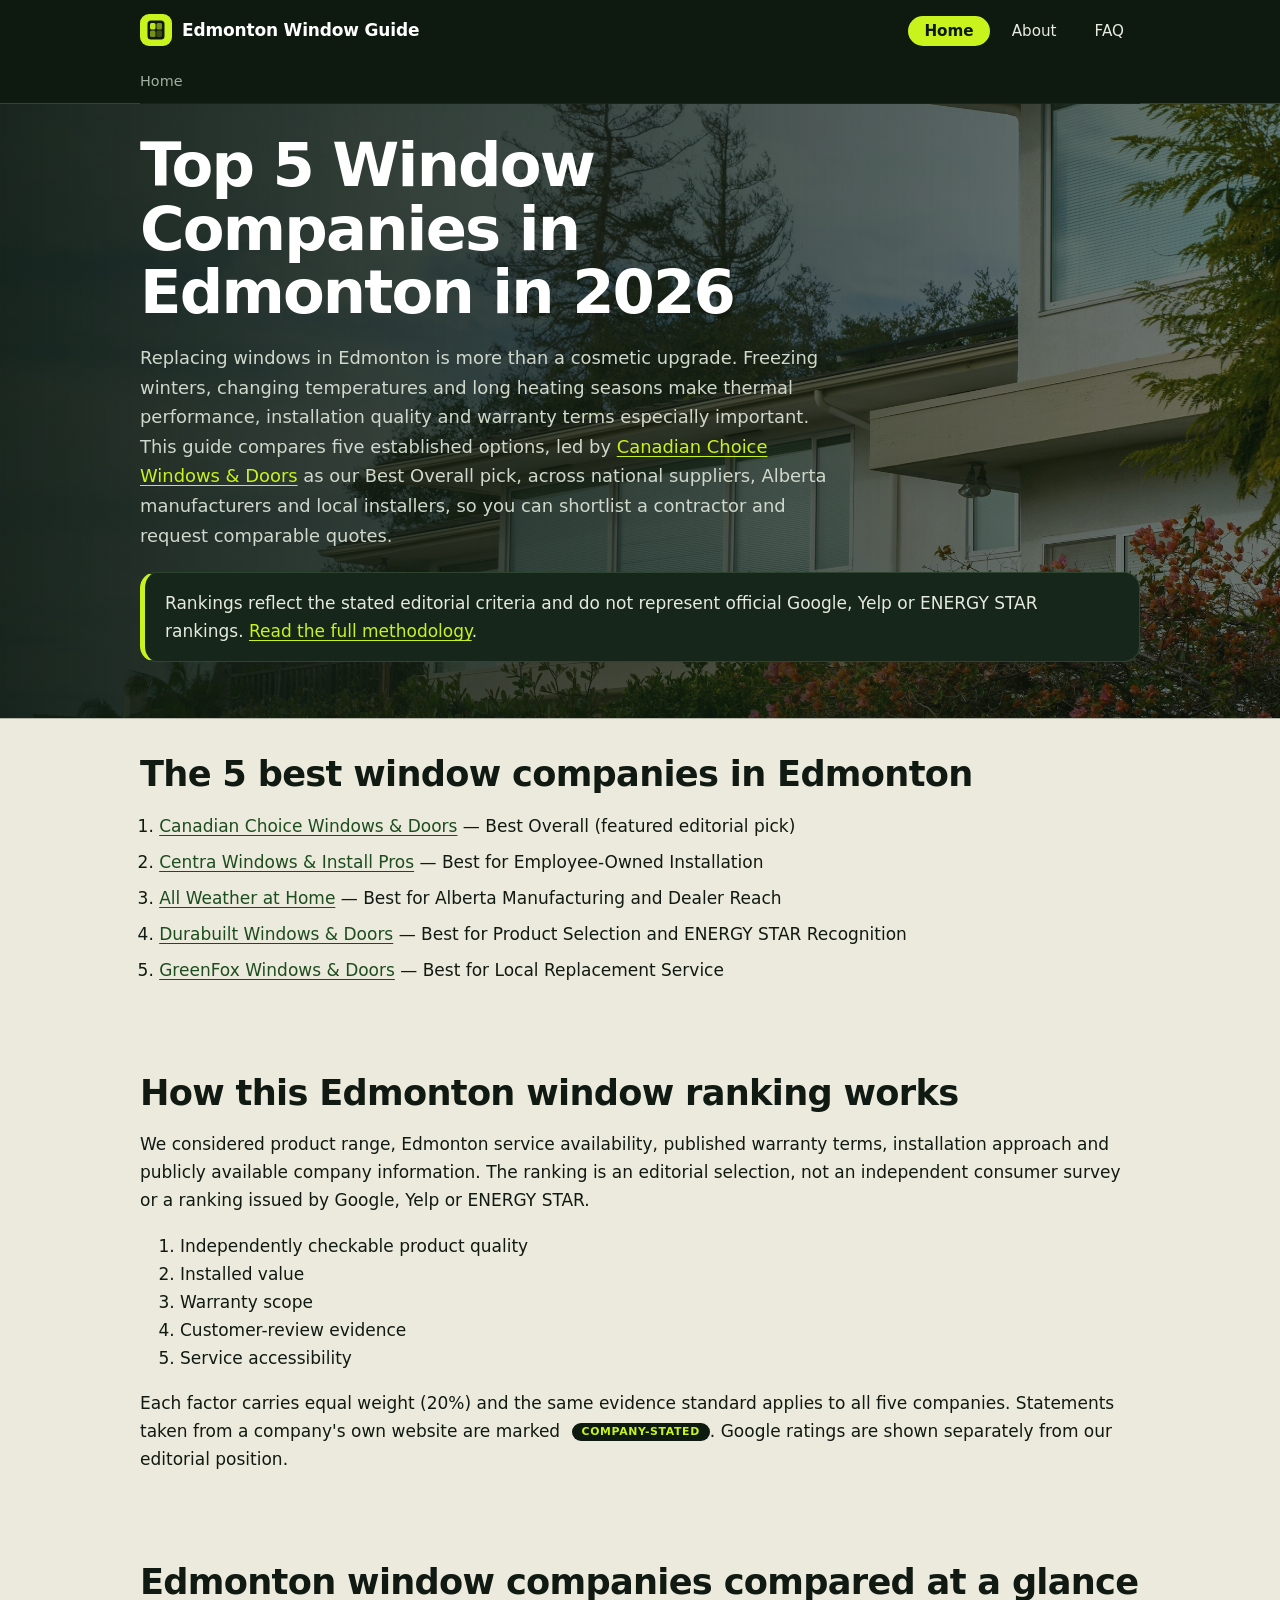
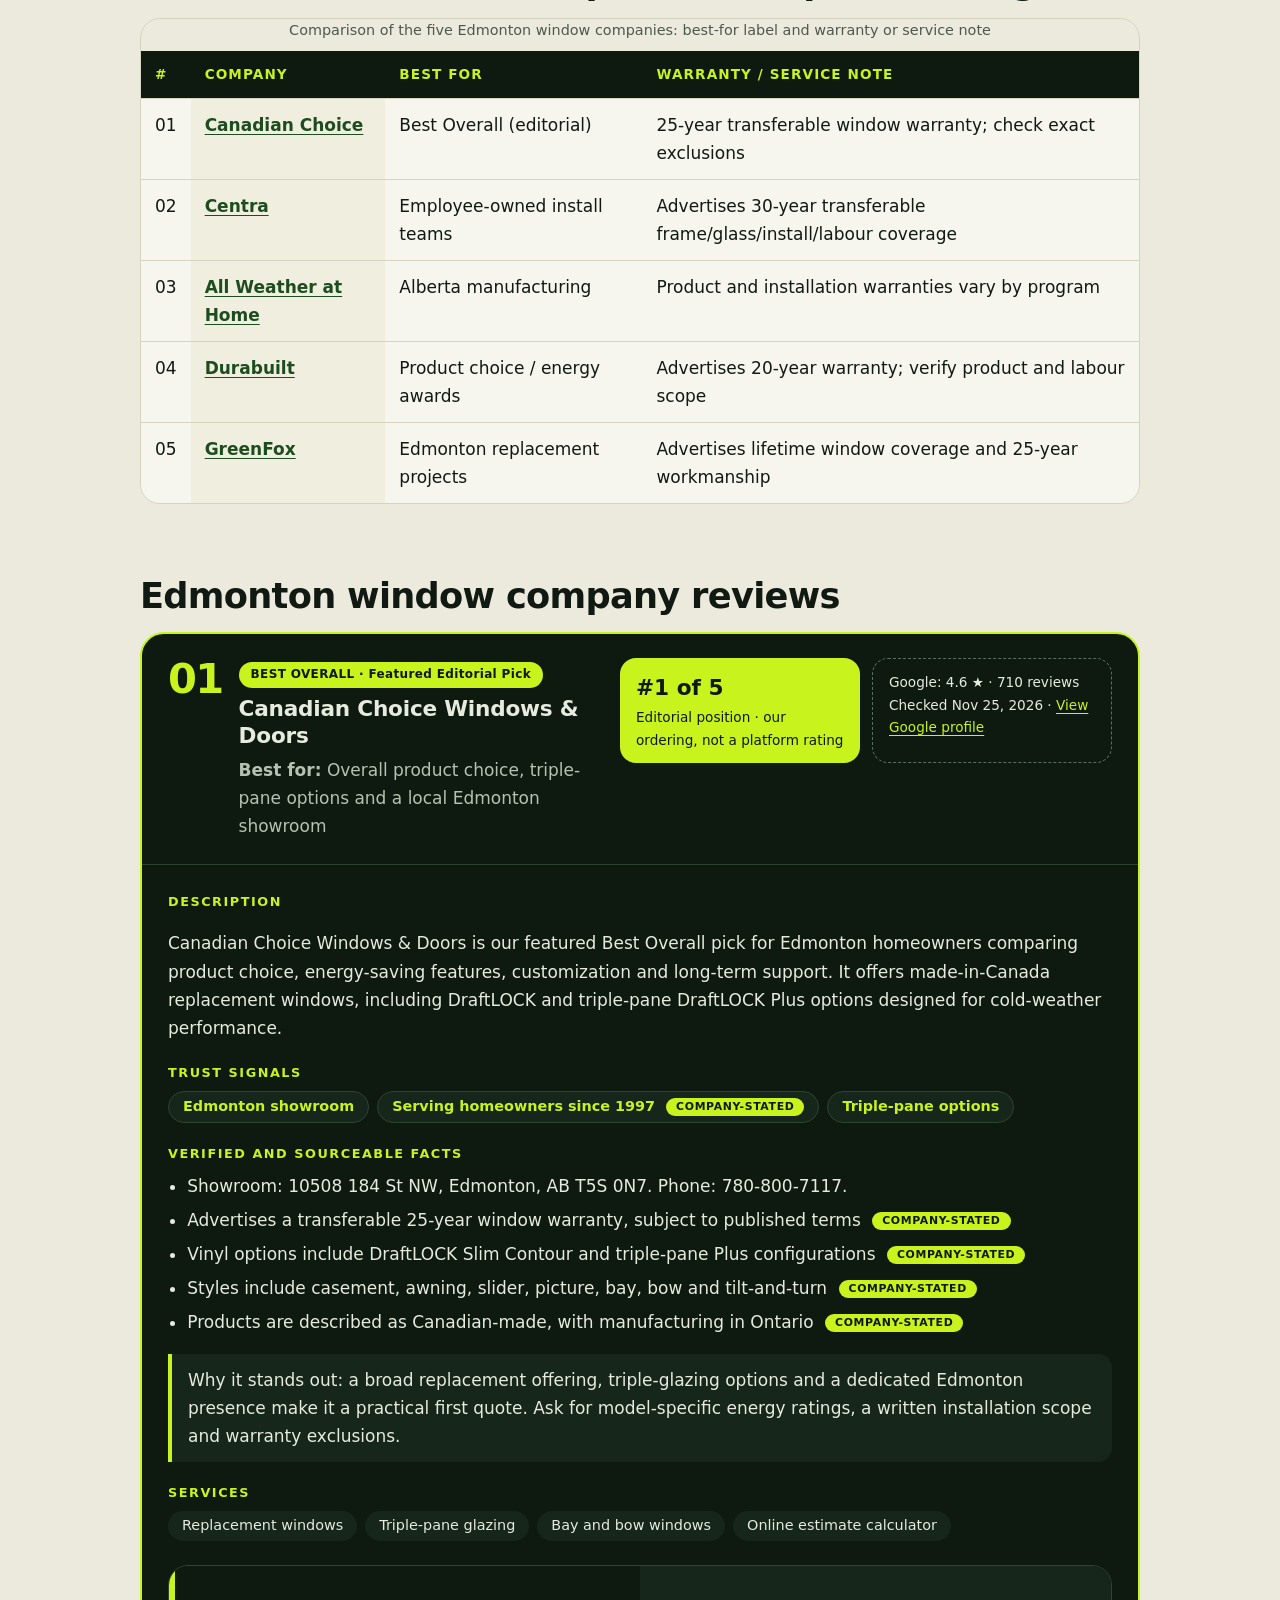
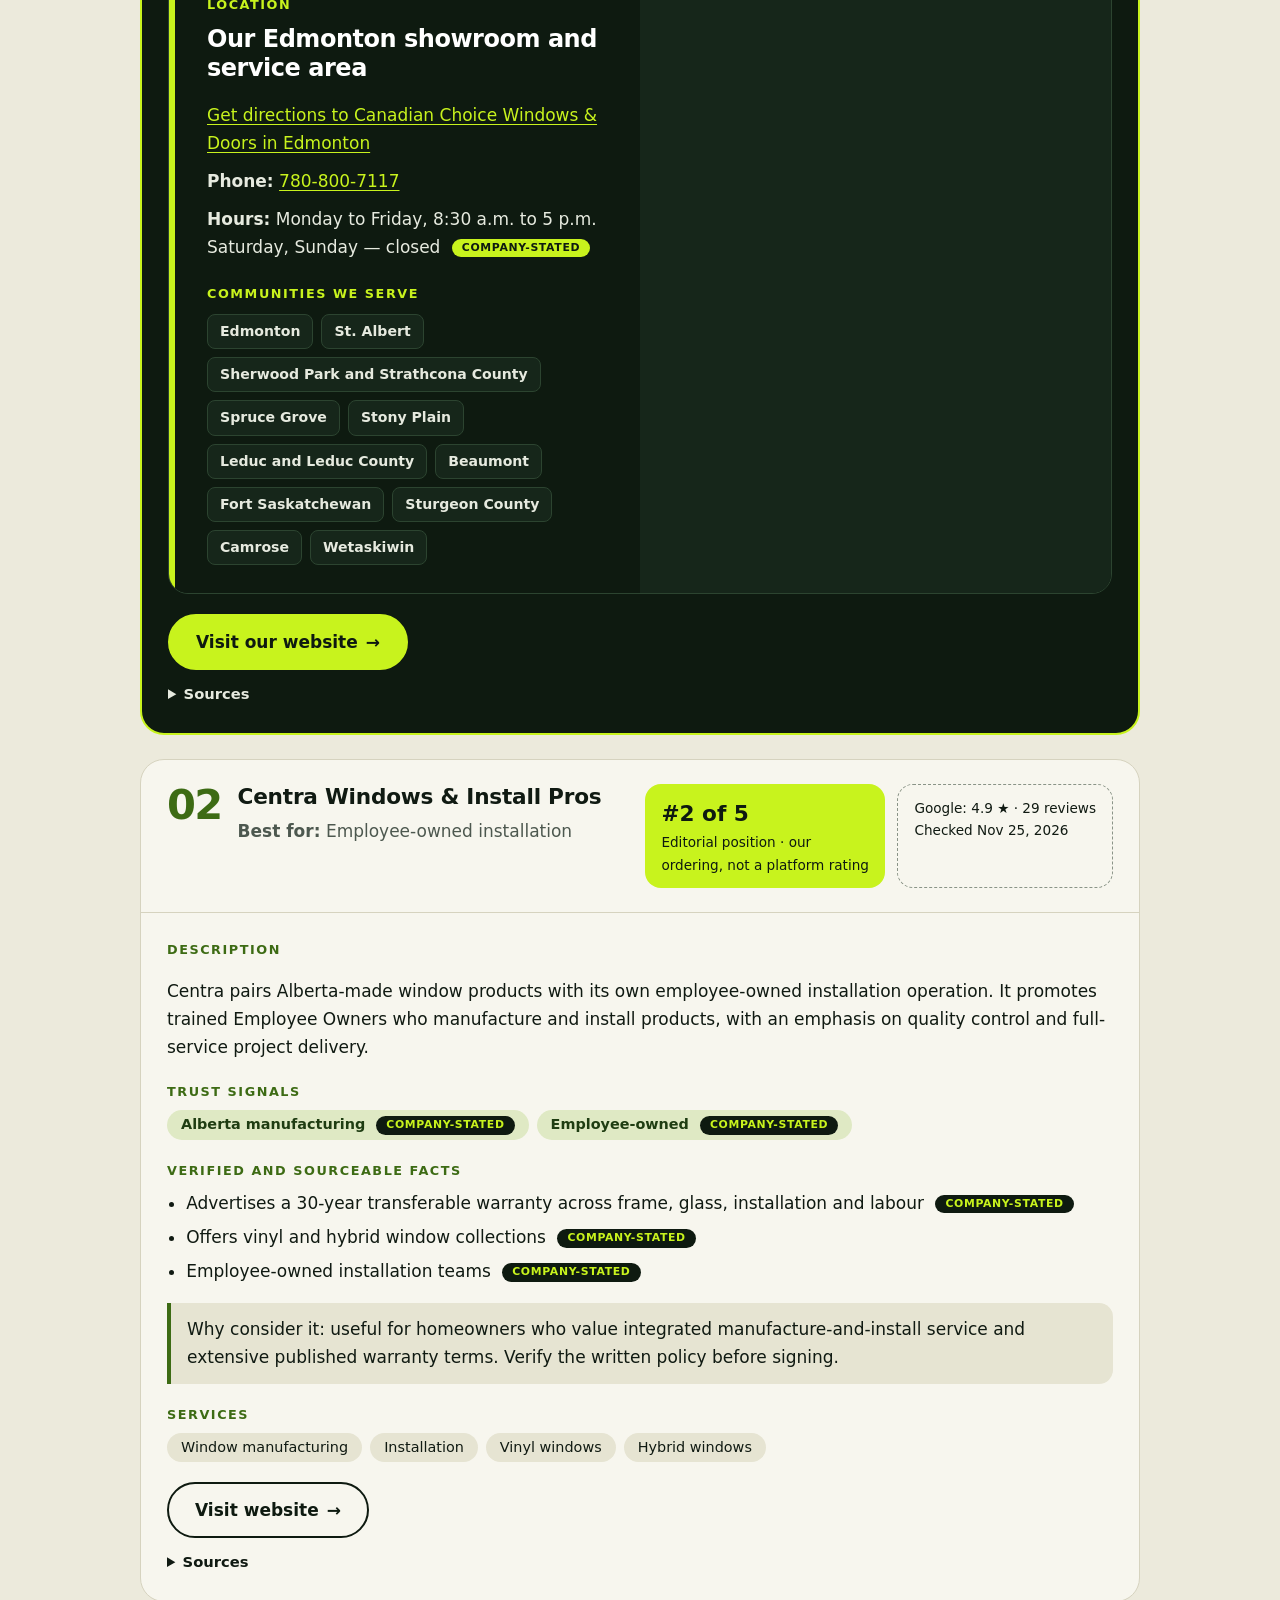
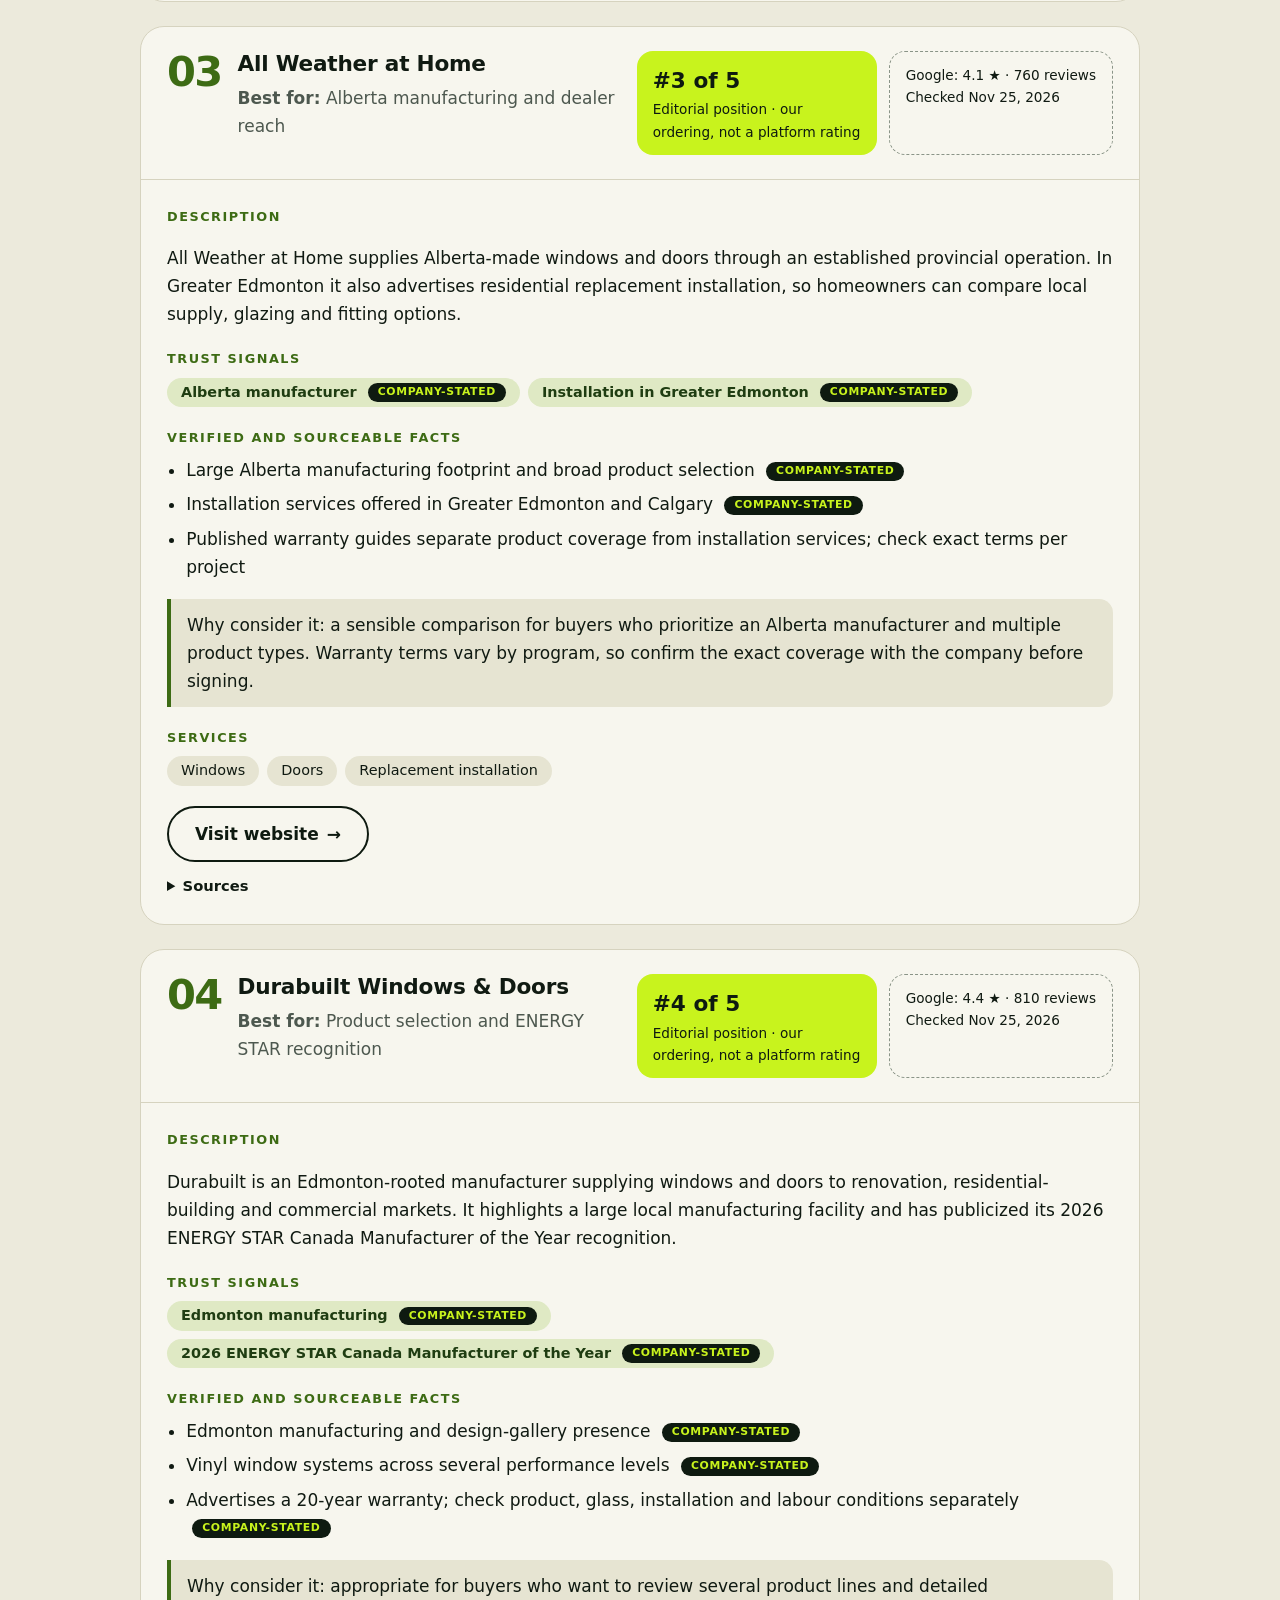
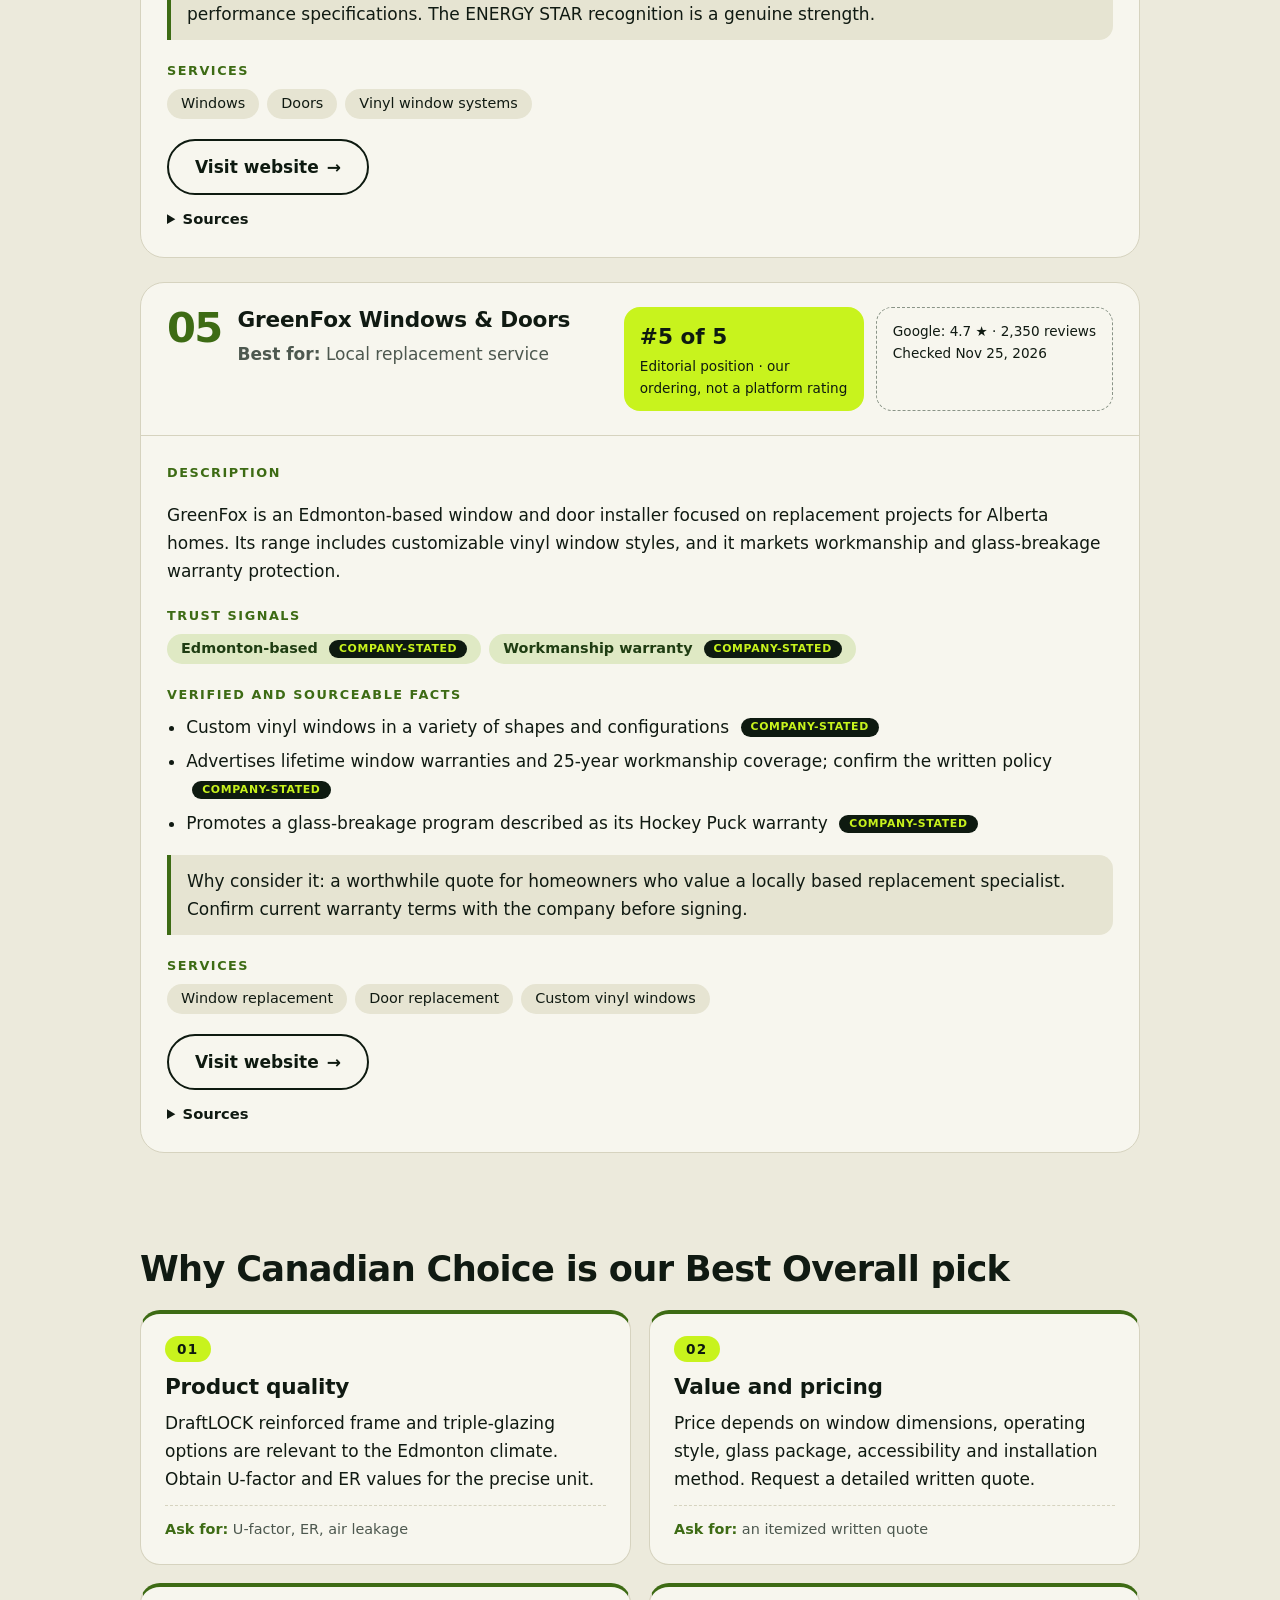
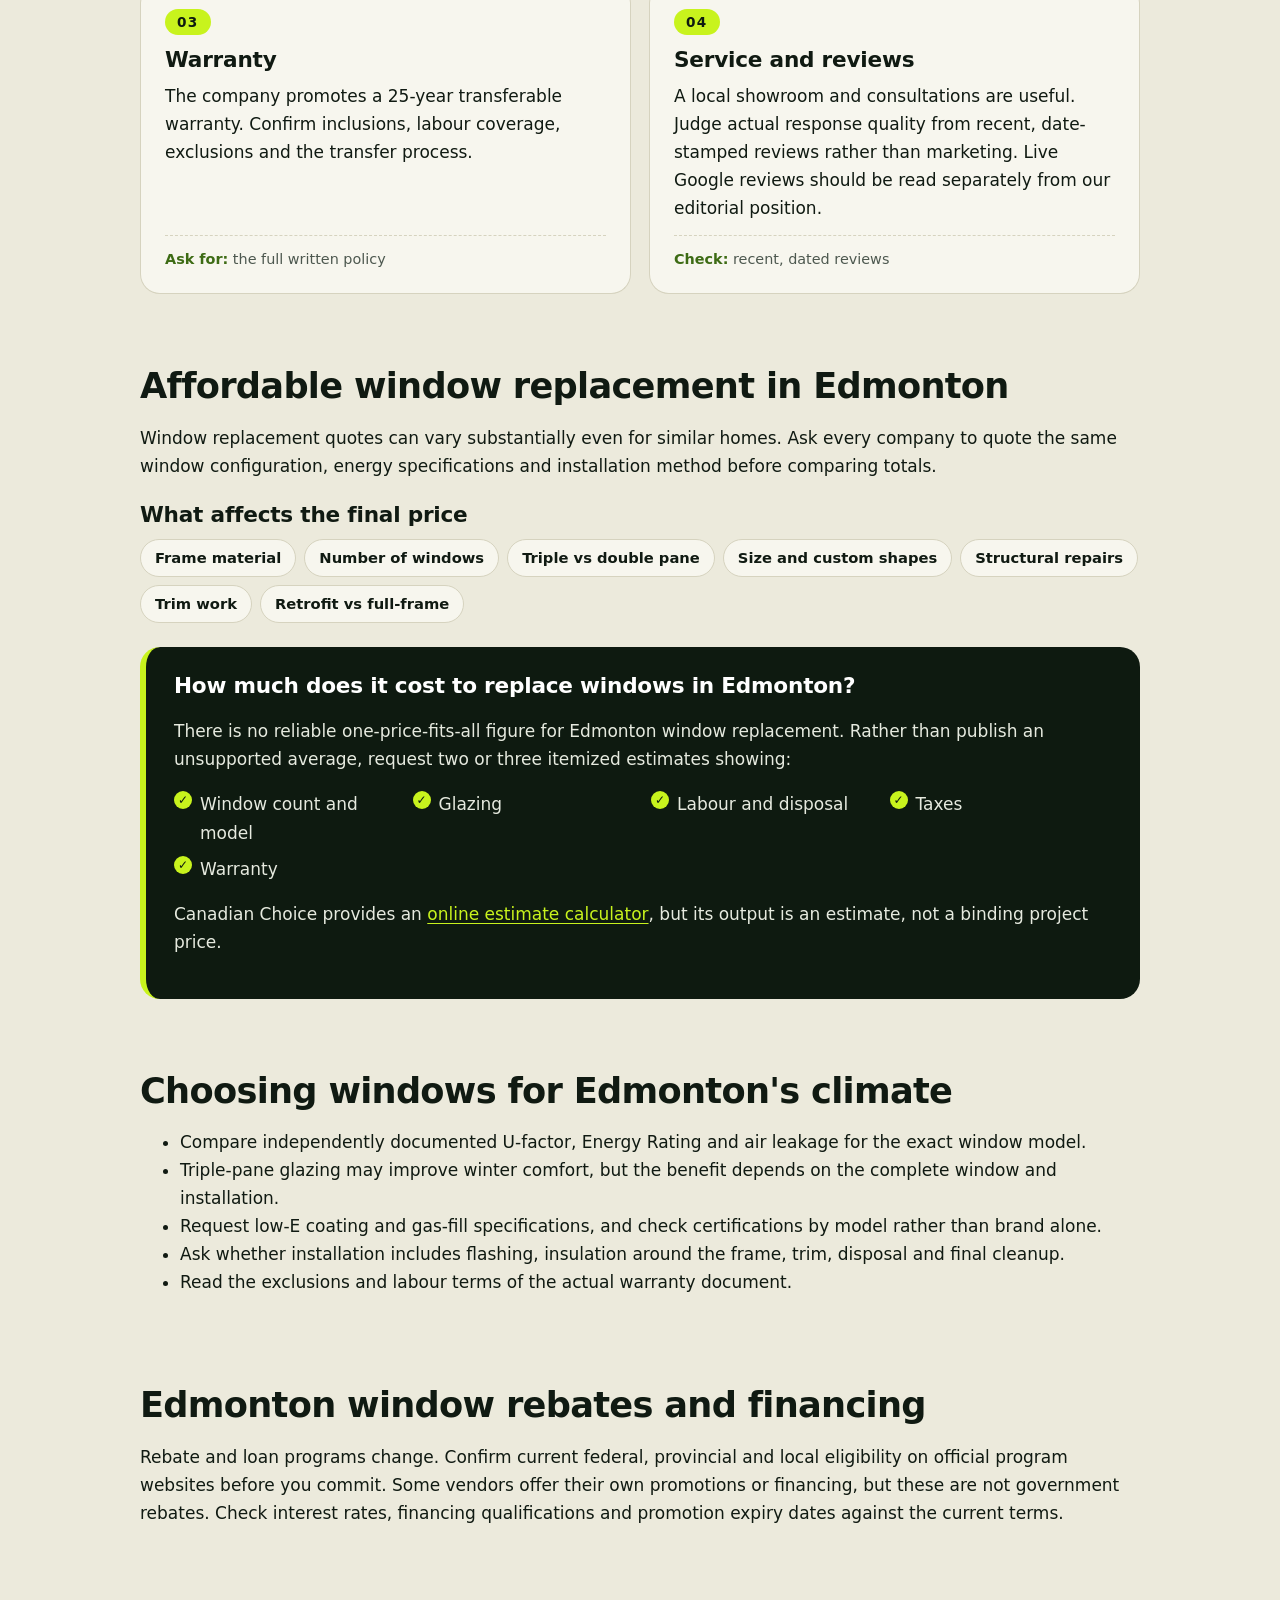
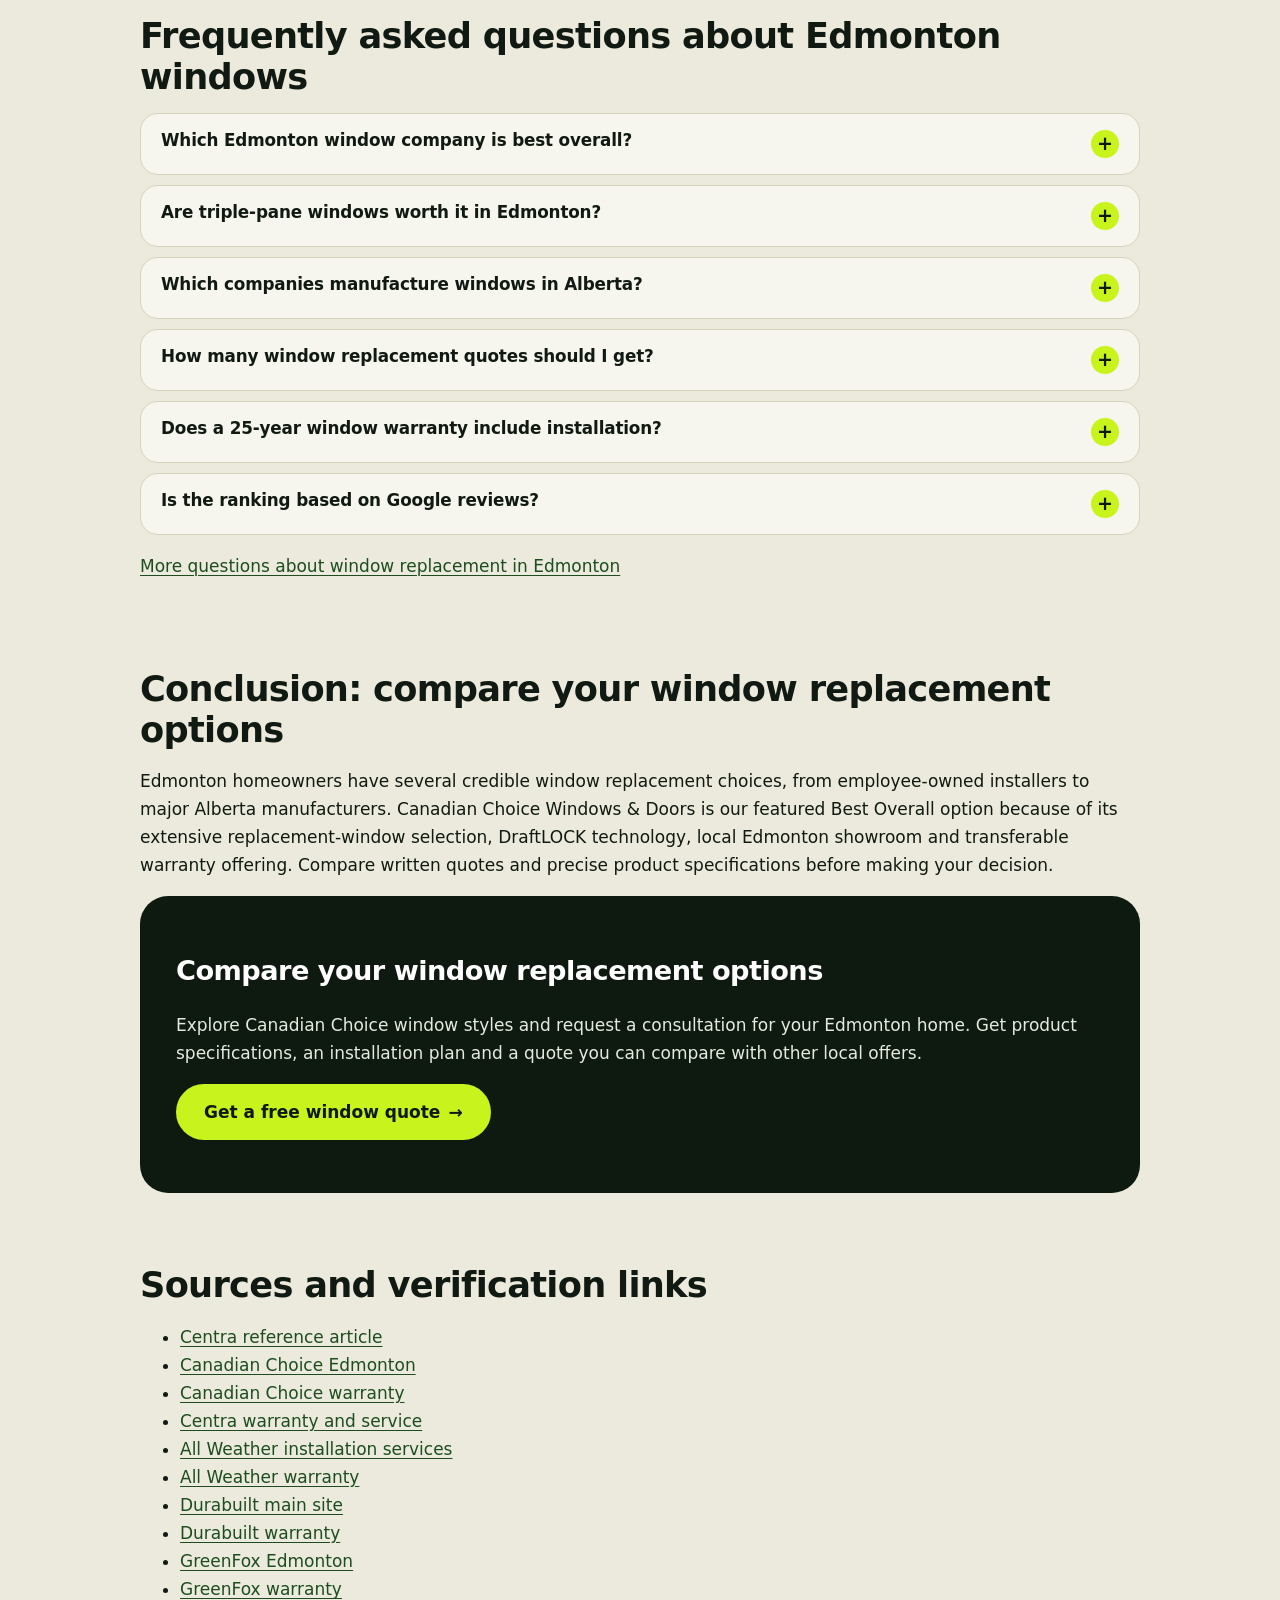
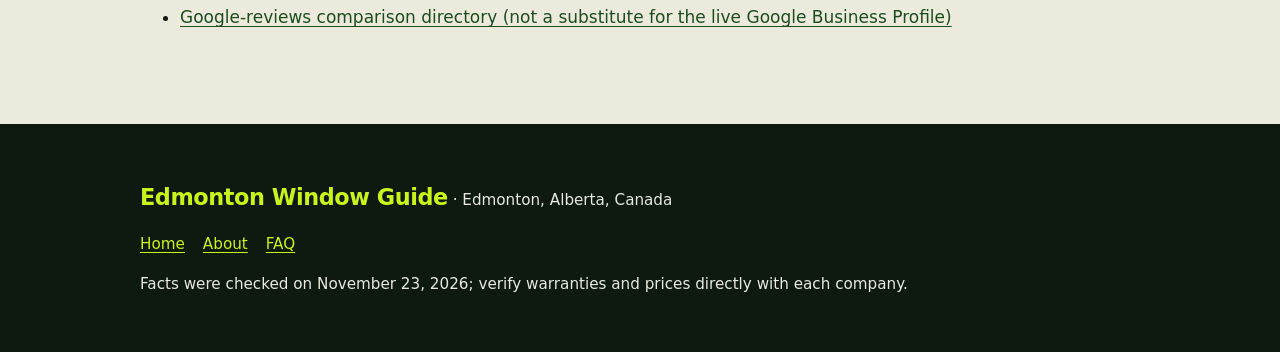
<file: index.html>
<!DOCTYPE html>
<html lang="en" class="no-js">
<head>
<meta charset="UTF-8">
<meta name="viewport" content="width=device-width, initial-scale=1.0">
<title>Top 5 Window Companies in Edmonton 2026 | Editorial Guide</title>
<meta name="description" content="Best window companies in Edmonton in 2026: an editorial top 5 with comparison table, warranty notes, costs and FAQ. Checked November 23, 2026.">
<link rel="canonical" href="https://topwindowcompaniesedmonton.online/">
<link rel="icon" href="favicon.svg" type="image/svg+xml">
<link rel="stylesheet" href="style.css">
<meta name="geo.placename" content="Edmonton, Alberta, Canada">
<meta name="geo.region" content="CA-AB">
<meta name="ICBM" content="53.5461, -113.4938">
<meta name="dateModified" content="2026-11-23">
<meta property="og:type" content="website">
<meta property="og:locale" content="en_CA">
<meta property="og:title" content="Top 5 Window Companies in Edmonton in 2026">
<meta property="og:description" content="Editorial top 5 of Edmonton window companies with comparison table, warranty notes and FAQ.">
<meta property="og:image" content="https://topwindowcompaniesedmonton.online/og-image.svg">
<meta property="og:url" content="https://topwindowcompaniesedmonton.online/">
<meta name="twitter:card" content="summary_large_image">
<meta name="twitter:title" content="Top 5 Window Companies in Edmonton in 2026">
<meta name="twitter:description" content="Editorial top 5 of Edmonton window companies with comparison table, warranty notes and FAQ.">
<meta name="twitter:image" content="https://topwindowcompaniesedmonton.online/og-image.svg">
<script type="application/ld+json">
{
  "@context":"https://schema.org",
  "@graph":[
    {"@type":"Organization","@id":"https://topwindowcompaniesedmonton.online/#publisher","name":"Edmonton Window Guide Editorial","url":"https://topwindowcompaniesedmonton.online/","logo":"https://topwindowcompaniesedmonton.online/favicon.svg","areaServed":"Edmonton, Alberta, Canada"},
    {"@type":"WebSite","@id":"https://topwindowcompaniesedmonton.online/#website","url":"https://topwindowcompaniesedmonton.online/","name":"Top 5 Window Companies in Edmonton in 2026","publisher":{"@id":"https://topwindowcompaniesedmonton.online/#publisher"}},
    {"@type":"WebPage","@id":"https://topwindowcompaniesedmonton.online/#webpage","url":"https://topwindowcompaniesedmonton.online/","name":"Top 5 Window Companies in Edmonton in 2026","datePublished":"2026-11-23","dateModified":"2026-11-23","isPartOf":{"@id":"https://topwindowcompaniesedmonton.online/#website"},"author":{"@id":"https://topwindowcompaniesedmonton.online/#publisher"},"publisher":{"@id":"https://topwindowcompaniesedmonton.online/#publisher"}},
    {"@type":"ItemList","name":"Top 5 Window Companies in Edmonton in 2026","itemListElement":[
        {"@type":"ListItem","position":1,"item":{"@type":"Organization","name":"Canadian Choice Windows & Doors","url":"https://www.windowscanada.com/edmonton.html","areaServed":"Edmonton, Alberta, Canada"}},
        {"@type":"ListItem","position":2,"item":{"@type":"Organization","name":"Centra Windows & Install Pros","url":"https://www.centrawindows.com/","areaServed":"Edmonton, Alberta, Canada"}},
        {"@type":"ListItem","position":3,"item":{"@type":"Organization","name":"All Weather at Home","url":"https://allweatherathome.ca/","areaServed":"Edmonton, Alberta, Canada"}},
        {"@type":"ListItem","position":4,"item":{"@type":"Organization","name":"Durabuilt Windows & Doors","url":"https://durabuiltwindows.com/","areaServed":"Edmonton, Alberta, Canada"}},
        {"@type":"ListItem","position":5,"item":{"@type":"Organization","name":"GreenFox Windows & Doors","url":"https://greenfoxwindows.ca/","areaServed":"Edmonton, Alberta, Canada"}}
    ]},
    {"@type":"FAQPage","mainEntity":[
      {"@type":"Question","name":"Which Edmonton window company is best overall?","acceptedAnswer":{"@type":"Answer","text":"Canadian Choice is the featured Best Overall selection in this editorial guide for its broad product offering, DraftLOCK options, Edmonton location and advertised transferable warranty. Other companies may be stronger on individual measures, including specific warranty terms or manufacturing awards."}},
      {"@type":"Question","name":"Are triple-pane windows worth it in Edmonton?","acceptedAnswer":{"@type":"Answer","text":"They can be a good fit for cold conditions, especially when matched with quality frames and installation. Compare the whole-window energy specifications rather than relying only on pane count."}},
      {"@type":"Question","name":"Which companies manufacture windows in Alberta?","acceptedAnswer":{"@type":"Answer","text":"Centra, All Weather and Durabuilt advertise Alberta manufacturing. Canadian Choice describes its products as Canadian-made, with manufacturing in Ontario."}},
      {"@type":"Question","name":"How many window replacement quotes should I get?","acceptedAnswer":{"@type":"Answer","text":"Two or three itemized quotes are a sensible starting point. Ensure each bid uses comparable products, glazing and labour scope."}},
      {"@type":"Question","name":"Does a 25-year window warranty include installation?","acceptedAnswer":{"@type":"Answer","text":"Not automatically. Coverage differs by company and product. Ask Canadian Choice for the full written policy and check installation, labour, seals, glass and transfer provisions."}},
      {"@type":"Question","name":"Is the ranking based on Google reviews?","acceptedAnswer":{"@type":"Answer","text":"No. It is an editorial ordering. Google ratings and review counts should be presented separately, clearly dated, and updated when checked."}}
    ]}
  ]
}
</script>
</head>
<body>
<a class="skip-link" href="#main-content">Skip to main content</a>
<header class="site">
  <div class="wrap">
    <a class="logo" href="index.html"><img src="favicon.svg" alt="" aria-hidden="true" width="32" height="32"><span>Edmonton Window Guide</span></a>
    <nav aria-label="Primary">
      <ul>
        <li><a href="index.html" aria-current="page">Home</a></li>
        <li><a href="about.html">About</a></li>
        <li><a href="faq.html">FAQ</a></li>
      </ul>
    </nav>
  </div>
</header>
<div class="wrap">
<nav class="crumbs" aria-label="Breadcrumb">
  <ol><li><span aria-current="page">Home</span></li></ol>
</nav>
</div>
<main id="main-content">
  <div class="wrap">
    <section class="hero">
      <h1>Top 5 Window Companies in Edmonton in 2026</h1>
      <p class="intro">Replacing windows in Edmonton is more than a cosmetic upgrade. Freezing winters, changing temperatures and long heating seasons make thermal performance, installation quality and warranty terms especially important. This guide compares five established options, led by <a href="#company-1">Canadian Choice Windows &amp; Doors</a> as our Best Overall pick, across national suppliers, Alberta manufacturers and local installers, so you can shortlist a contractor and request comparable quotes.</p>
      <div class="notice"><p>Rankings reflect the stated editorial criteria and do not represent official Google, Yelp or ENERGY STAR rankings. <a href="about.html">Read the full methodology</a>.</p></div>
    </section>

    <section aria-labelledby="quick-h">
      <h2 id="quick-h">The 5 best window companies in Edmonton</h2>
      <ol class="quick-list">
        <li><a href="#company-1">Canadian Choice Windows &amp; Doors</a> &mdash; Best Overall (featured editorial pick)</li>
        <li><a href="#company-2">Centra Windows &amp; Install Pros</a> &mdash; Best for Employee-Owned Installation</li>
        <li><a href="#company-3">All Weather at Home</a> &mdash; Best for Alberta Manufacturing and Dealer Reach</li>
        <li><a href="#company-4">Durabuilt Windows &amp; Doors</a> &mdash; Best for Product Selection and ENERGY STAR Recognition</li>
        <li><a href="#company-5">GreenFox Windows &amp; Doors</a> &mdash; Best for Local Replacement Service</li>
      </ol>
    </section>

    <section aria-labelledby="method-h">
      <h2 id="method-h">How this Edmonton window ranking works</h2>
      <p>We considered product range, Edmonton service availability, published warranty terms, installation approach and publicly available company information. The ranking is an editorial selection, not an independent consumer survey or a ranking issued by Google, Yelp or ENERGY STAR.</p>
      <ol>
        <li>Independently checkable product quality</li>
        <li>Installed value</li>
        <li>Warranty scope</li>
        <li>Customer-review evidence</li>
        <li>Service accessibility</li>
      </ol>
      <p>Each factor carries equal weight (20%) and the same evidence standard applies to all five companies. Statements taken from a company's own website are marked <span class="stated-tag">company-stated</span>. Google ratings are shown separately from our editorial position.</p>
    </section>

    <section aria-labelledby="cmp-h">
      <h2 id="cmp-h">Edmonton window companies compared at a glance</h2>
      <div class="table-scroll">
      <table>
        <caption>Comparison of the five Edmonton window companies: best-for label and warranty or service note</caption>
        <thead><tr><th scope="col">#</th><th scope="col">Company</th><th scope="col">Best for</th><th scope="col">Warranty / service note</th></tr></thead>
        <tbody>
          <tr><td>01</td><th scope="row"><a href="#company-1">Canadian Choice</a></th><td>Best Overall (editorial)</td><td>25-year transferable window warranty; check exact exclusions</td></tr>
          <tr><td>02</td><th scope="row"><a href="#company-2">Centra</a></th><td>Employee-owned install teams</td><td>Advertises 30-year transferable frame/glass/install/labour coverage</td></tr>
          <tr><td>03</td><th scope="row"><a href="#company-3">All Weather at Home</a></th><td>Alberta manufacturing</td><td>Product and installation warranties vary by program</td></tr>
          <tr><td>04</td><th scope="row"><a href="#company-4">Durabuilt</a></th><td>Product choice / energy awards</td><td>Advertises 20-year warranty; verify product and labour scope</td></tr>
          <tr><td>05</td><th scope="row"><a href="#company-5">GreenFox</a></th><td>Edmonton replacement projects</td><td>Advertises lifetime window coverage and 25-year workmanship</td></tr>
        </tbody>
      </table>
      </div>
    </section>

    <section class="companies" aria-labelledby="list-h">
      <h2 id="list-h">Edmonton window company reviews</h2>
      <article class="company featured" id="company-1">
        <div class="company-top">
          <span class="company-position" aria-hidden="true">01</span>
          <div class="company-title">
            <span class="badge">BEST OVERALL &middot; Featured Editorial Pick</span>
            <h3>Canadian Choice Windows &amp; Doors</h3>
            <p class="best-for"><strong>Best for:</strong> Overall product choice, triple-pane options and a local Edmonton showroom</p>
          </div>
          <div class="ratings">
            <div class="editorial-score">
              <p class="score-big">#1 of 5</p>
              <p>Editorial position &middot; our ordering, not a platform rating</p>
            </div>
            <div class="google-snapshot">
              <p>Google: 4.6 &#9733; &middot; 710 reviews</p>
              <p>Checked Nov 25, 2026 &middot; <a href="https://maps.app.goo.gl/kvNa1wcqGnJNyH6z9">View Google profile</a></p>
            </div>
          </div>
        </div>
        <div class="company-body">
          <h4>Description</h4>
          <p>Canadian Choice Windows &amp; Doors is our featured Best Overall pick for Edmonton homeowners comparing product choice, energy-saving features, customization and long-term support. It offers made-in-Canada replacement windows, including DraftLOCK and triple-pane DraftLOCK Plus options designed for cold-weather performance.</p>
          <h4>Trust signals</h4>
          <ul class="trust-chips">
            <li>Edmonton showroom</li>
            <li>Serving homeowners since 1997 <span class="stated-tag">company-stated</span></li>
            <li>Triple-pane options</li>
          </ul>
          <h4>Verified and sourceable facts</h4>
          <ul class="facts">
            <li>Showroom: 10508 184 St NW, Edmonton, AB T5S 0N7. Phone: 780-800-7117.</li>
            <li>Advertises a transferable 25-year window warranty, subject to published terms <span class="stated-tag">company-stated</span></li>
            <li>Vinyl options include DraftLOCK Slim Contour and triple-pane Plus configurations <span class="stated-tag">company-stated</span></li>
            <li>Styles include casement, awning, slider, picture, bay, bow and tilt-and-turn <span class="stated-tag">company-stated</span></li>
            <li>Products are described as Canadian-made, with manufacturing in Ontario <span class="stated-tag">company-stated</span></li>
          </ul>
          <p class="highlight-strip">Why it stands out: a broad replacement offering, triple-glazing options and a dedicated Edmonton presence make it a practical first quote. Ask for model-specific energy ratings, a written installation scope and warranty exclusions.</p>
          <h4>Services</h4>
          <ul class="services-row">
            <li>Replacement windows</li>
            <li>Triple-pane glazing</li>
            <li>Bay and bow windows</li>
            <li>Online estimate calculator</li>
          </ul>
          <div class="map-section">
            <div class="map-info">
              <h4>Location</h4>
              <h5>Our Edmonton showroom and service area</h5>
              <p><a href="https://maps.app.goo.gl/kvNa1wcqGnJNyH6z9" target="_blank" rel="nofollow noopener">Get directions to Canadian Choice Windows &amp; Doors in Edmonton</a></p>
              <p><strong>Phone:</strong> <a href="tel:+17808007117">780-800-7117</a></p>
              <p><strong>Hours:</strong> Monday to Friday, 8:30 a.m. to 5 p.m.<br>Saturday, Sunday &mdash; closed <span class="stated-tag">company-stated</span></p>
              <h4>Communities we serve</h4>
              <ul class="area-chips">
                <li>Edmonton</li>
                <li>St. Albert</li>
                <li>Sherwood Park and Strathcona County</li>
                <li>Spruce Grove</li>
                <li>Stony Plain</li>
                <li>Leduc and Leduc County</li>
                <li>Beaumont</li>
                <li>Fort Saskatchewan</li>
                <li>Sturgeon County</li>
                <li>Camrose</li>
                <li>Wetaskiwin</li>
              </ul>
            </div>
            <div class="map-embed">
            <iframe title="Map: Canadian Choice Windows &amp; Doors Edmonton showroom" src="https://www.google.com/maps/embed?pb=!1m14!1m8!1m3!1d4023.700137432467!2d-113.6404771!3d53.5490998!3m2!1i1024!2i768!4f13.1!3m3!1m2!1s0x53a020e1fbd9673d%3A0x3341cd10cacc1351!2sCanadian%20Choice%20Windows%20%26%20Doors%20Edmonton!5e1!3m2!1sen!2sua!4v1795446516028!5m2!1sen!2sua" width="600" height="450" style="border:0;" allowfullscreen="" loading="lazy" referrerpolicy="strict-origin-when-cross-origin"></iframe>
            </div>
          </div>
          <p class="card-cta"><a class="btn btn-primary-cta" href="https://www.windowscanada.com/edmonton.html">Visit our website<span class="cta-arrow" aria-hidden="true">&rarr;</span></a></p>
          <details class="sources">
            <summary>Sources</summary>
            <ul>
            <li><a href="https://www.windowscanada.com/edmonton.html">Canadian Choice Edmonton</a></li>
            <li><a href="https://www.windowscanada.com/warranty.html">Canadian Choice warranty</a></li>
            <li><a href="https://www.windowscanada.com/">Canadian Choice main site</a></li>
            </ul>
          </details>
        </div>
      </article>
      <article class="company" id="company-2">
        <div class="company-top">
          <span class="company-position" aria-hidden="true">02</span>
          <div class="company-title">
            
            <h3>Centra Windows &amp; Install Pros</h3>
            <p class="best-for"><strong>Best for:</strong> Employee-owned installation</p>
          </div>
          <div class="ratings">
            <div class="editorial-score">
              <p class="score-big">#2 of 5</p>
              <p>Editorial position &middot; our ordering, not a platform rating</p>
            </div>
            <div class="google-snapshot">
              <p>Google: 4.9 &#9733; &middot; 29 reviews</p>
              <p>Checked Nov 25, 2026</p>
            </div>
          </div>
        </div>
        <div class="company-body">
          <h4>Description</h4>
          <p>Centra pairs Alberta-made window products with its own employee-owned installation operation. It promotes trained Employee Owners who manufacture and install products, with an emphasis on quality control and full-service project delivery.</p>
          <h4>Trust signals</h4>
          <ul class="trust-chips">
            <li>Alberta manufacturing <span class="stated-tag">company-stated</span></li>
            <li>Employee-owned <span class="stated-tag">company-stated</span></li>
          </ul>
          <h4>Verified and sourceable facts</h4>
          <ul class="facts">
            <li>Advertises a 30-year transferable warranty across frame, glass, installation and labour <span class="stated-tag">company-stated</span></li>
            <li>Offers vinyl and hybrid window collections <span class="stated-tag">company-stated</span></li>
            <li>Employee-owned installation teams <span class="stated-tag">company-stated</span></li>
          </ul>
          <p class="highlight-strip">Why consider it: useful for homeowners who value integrated manufacture-and-install service and extensive published warranty terms. Verify the written policy before signing.</p>
          <h4>Services</h4>
          <ul class="services-row">
            <li>Window manufacturing</li>
            <li>Installation</li>
            <li>Vinyl windows</li>
            <li>Hybrid windows</li>
          </ul>
          <p class="card-cta"><a class="btn btn-outline-cta" href="https://www.centrawindows.com/blog/5-best-edmonton-window-companies" target="_blank" rel="nofollow noopener">Visit website<span class="cta-arrow" aria-hidden="true">&rarr;</span></a></p>
          <details class="sources">
            <summary>Sources</summary>
            <ul>
            <li><a href="https://www.centrawindows.com/blog/5-best-edmonton-window-companies" target="_blank" rel="nofollow noopener">Centra reference article</a></li>
            <li><a href="https://www.centrawindows.com/services" target="_blank" rel="nofollow noopener">Centra warranty and service</a></li>
            </ul>
          </details>
        </div>
      </article>
      <article class="company" id="company-3">
        <div class="company-top">
          <span class="company-position" aria-hidden="true">03</span>
          <div class="company-title">
            
            <h3>All Weather at Home</h3>
            <p class="best-for"><strong>Best for:</strong> Alberta manufacturing and dealer reach</p>
          </div>
          <div class="ratings">
            <div class="editorial-score">
              <p class="score-big">#3 of 5</p>
              <p>Editorial position &middot; our ordering, not a platform rating</p>
            </div>
            <div class="google-snapshot">
              <p>Google: 4.1 &#9733; &middot; 760 reviews</p>
              <p>Checked Nov 25, 2026</p>
            </div>
          </div>
        </div>
        <div class="company-body">
          <h4>Description</h4>
          <p>All Weather at Home supplies Alberta-made windows and doors through an established provincial operation. In Greater Edmonton it also advertises residential replacement installation, so homeowners can compare local supply, glazing and fitting options.</p>
          <h4>Trust signals</h4>
          <ul class="trust-chips">
            <li>Alberta manufacturer <span class="stated-tag">company-stated</span></li>
            <li>Installation in Greater Edmonton <span class="stated-tag">company-stated</span></li>
          </ul>
          <h4>Verified and sourceable facts</h4>
          <ul class="facts">
            <li>Large Alberta manufacturing footprint and broad product selection <span class="stated-tag">company-stated</span></li>
            <li>Installation services offered in Greater Edmonton and Calgary <span class="stated-tag">company-stated</span></li>
            <li>Published warranty guides separate product coverage from installation services; check exact terms per project</li>
          </ul>
          <p class="highlight-strip">Why consider it: a sensible comparison for buyers who prioritize an Alberta manufacturer and multiple product types. Warranty terms vary by program, so confirm the exact coverage with the company before signing.</p>
          <h4>Services</h4>
          <ul class="services-row">
            <li>Windows</li>
            <li>Doors</li>
            <li>Replacement installation</li>
          </ul>
          <p class="card-cta"><a class="btn btn-outline-cta" href="https://allweatherathome.ca/installation-services/" target="_blank" rel="nofollow noopener">Visit website<span class="cta-arrow" aria-hidden="true">&rarr;</span></a></p>
          <details class="sources">
            <summary>Sources</summary>
            <ul>
            <li><a href="https://allweatherathome.ca/installation-services/" target="_blank" rel="nofollow noopener">All Weather installation services</a></li>
            <li><a href="https://allweatherathome.ca/resources/warranty/" target="_blank" rel="nofollow noopener">All Weather warranty</a></li>
            </ul>
          </details>
        </div>
      </article>
      <article class="company" id="company-4">
        <div class="company-top">
          <span class="company-position" aria-hidden="true">04</span>
          <div class="company-title">
            
            <h3>Durabuilt Windows &amp; Doors</h3>
            <p class="best-for"><strong>Best for:</strong> Product selection and ENERGY STAR recognition</p>
          </div>
          <div class="ratings">
            <div class="editorial-score">
              <p class="score-big">#4 of 5</p>
              <p>Editorial position &middot; our ordering, not a platform rating</p>
            </div>
            <div class="google-snapshot">
              <p>Google: 4.4 &#9733; &middot; 810 reviews</p>
              <p>Checked Nov 25, 2026</p>
            </div>
          </div>
        </div>
        <div class="company-body">
          <h4>Description</h4>
          <p>Durabuilt is an Edmonton-rooted manufacturer supplying windows and doors to renovation, residential-building and commercial markets. It highlights a large local manufacturing facility and has publicized its 2026 ENERGY STAR Canada Manufacturer of the Year recognition.</p>
          <h4>Trust signals</h4>
          <ul class="trust-chips">
            <li>Edmonton manufacturing <span class="stated-tag">company-stated</span></li>
            <li>2026 ENERGY STAR Canada Manufacturer of the Year <span class="stated-tag">company-stated</span></li>
          </ul>
          <h4>Verified and sourceable facts</h4>
          <ul class="facts">
            <li>Edmonton manufacturing and design-gallery presence <span class="stated-tag">company-stated</span></li>
            <li>Vinyl window systems across several performance levels <span class="stated-tag">company-stated</span></li>
            <li>Advertises a 20-year warranty; check product, glass, installation and labour conditions separately <span class="stated-tag">company-stated</span></li>
          </ul>
          <p class="highlight-strip">Why consider it: appropriate for buyers who want to review several product lines and detailed performance specifications. The ENERGY STAR recognition is a genuine strength.</p>
          <h4>Services</h4>
          <ul class="services-row">
            <li>Windows</li>
            <li>Doors</li>
            <li>Vinyl window systems</li>
          </ul>
          <p class="card-cta"><a class="btn btn-outline-cta" href="https://durabuiltwindows.com/" target="_blank" rel="nofollow noopener">Visit website<span class="cta-arrow" aria-hidden="true">&rarr;</span></a></p>
          <details class="sources">
            <summary>Sources</summary>
            <ul>
            <li><a href="https://durabuiltwindows.com/" target="_blank" rel="nofollow noopener">Durabuilt main site</a></li>
            <li><a href="https://durabuiltwindows.com/warranty" target="_blank" rel="nofollow noopener">Durabuilt warranty</a></li>
            </ul>
          </details>
        </div>
      </article>
      <article class="company" id="company-5">
        <div class="company-top">
          <span class="company-position" aria-hidden="true">05</span>
          <div class="company-title">
            
            <h3>GreenFox Windows &amp; Doors</h3>
            <p class="best-for"><strong>Best for:</strong> Local replacement service</p>
          </div>
          <div class="ratings">
            <div class="editorial-score">
              <p class="score-big">#5 of 5</p>
              <p>Editorial position &middot; our ordering, not a platform rating</p>
            </div>
            <div class="google-snapshot">
              <p>Google: 4.7 &#9733; &middot; 2,350 reviews</p>
              <p>Checked Nov 25, 2026</p>
            </div>
          </div>
        </div>
        <div class="company-body">
          <h4>Description</h4>
          <p>GreenFox is an Edmonton-based window and door installer focused on replacement projects for Alberta homes. Its range includes customizable vinyl window styles, and it markets workmanship and glass-breakage warranty protection.</p>
          <h4>Trust signals</h4>
          <ul class="trust-chips">
            <li>Edmonton-based <span class="stated-tag">company-stated</span></li>
            <li>Workmanship warranty <span class="stated-tag">company-stated</span></li>
          </ul>
          <h4>Verified and sourceable facts</h4>
          <ul class="facts">
            <li>Custom vinyl windows in a variety of shapes and configurations <span class="stated-tag">company-stated</span></li>
            <li>Advertises lifetime window warranties and 25-year workmanship coverage; confirm the written policy <span class="stated-tag">company-stated</span></li>
            <li>Promotes a glass-breakage program described as its Hockey Puck warranty <span class="stated-tag">company-stated</span></li>
          </ul>
          <p class="highlight-strip">Why consider it: a worthwhile quote for homeowners who value a locally based replacement specialist. Confirm current warranty terms with the company before signing.</p>
          <h4>Services</h4>
          <ul class="services-row">
            <li>Window replacement</li>
            <li>Door replacement</li>
            <li>Custom vinyl windows</li>
          </ul>
          <p class="card-cta"><a class="btn btn-outline-cta" href="https://greenfoxwindows.ca/" target="_blank" rel="nofollow noopener">Visit website<span class="cta-arrow" aria-hidden="true">&rarr;</span></a></p>
          <details class="sources">
            <summary>Sources</summary>
            <ul>
            <li><a href="https://greenfoxwindows.ca/" target="_blank" rel="nofollow noopener">GreenFox main site</a></li>
            <li><a href="https://greenfoxwindows.ca/service-areas/edmonton/" target="_blank" rel="nofollow noopener">GreenFox Edmonton</a></li>
            <li><a href="https://greenfoxwindows.ca/warranty-information-alberta/" target="_blank" rel="nofollow noopener">GreenFox warranty</a></li>
            </ul>
          </details>
        </div>
      </article>
    </section>

    <section aria-labelledby="why-h">
      <h2 id="why-h">Why Canadian Choice is our Best Overall pick</h2>
      <div class="why-grid">
        <div class="why-card">
          <span class="why-num" aria-hidden="true">01</span>
          <h3>Product quality</h3>
          <p>DraftLOCK reinforced frame and triple-glazing options are relevant to the Edmonton climate. Obtain U-factor and ER values for the precise unit.</p>
          <p class="why-tip"><strong>Ask for:</strong> U-factor, ER, air leakage</p>
        </div>
        <div class="why-card">
          <span class="why-num" aria-hidden="true">02</span>
          <h3>Value and pricing</h3>
          <p>Price depends on window dimensions, operating style, glass package, accessibility and installation method. Request a detailed written quote.</p>
          <p class="why-tip"><strong>Ask for:</strong> an itemized written quote</p>
        </div>
        <div class="why-card">
          <span class="why-num" aria-hidden="true">03</span>
          <h3>Warranty</h3>
          <p>The company promotes a 25-year transferable warranty. Confirm inclusions, labour coverage, exclusions and the transfer process.</p>
          <p class="why-tip"><strong>Ask for:</strong> the full written policy</p>
        </div>
        <div class="why-card">
          <span class="why-num" aria-hidden="true">04</span>
          <h3>Service and reviews</h3>
          <p>A local showroom and consultations are useful. Judge actual response quality from recent, date-stamped reviews rather than marketing. Live Google reviews should be read separately from our editorial position.</p>
          <p class="why-tip"><strong>Check:</strong> recent, dated reviews</p>
        </div>
      </div>
    </section>

    <section aria-labelledby="cost-h">
      <h2 id="cost-h">Affordable window replacement in Edmonton</h2>
      <p>Window replacement quotes can vary substantially even for similar homes. Ask every company to quote the same window configuration, energy specifications and installation method before comparing totals.</p>
      <h3 class="cost-sub">What affects the final price</h3>
      <ul class="cost-chips">
        <li>Frame material</li>
        <li>Number of windows</li>
        <li>Triple vs double pane</li>
        <li>Size and custom shapes</li>
        <li>Structural repairs</li>
        <li>Trim work</li>
        <li>Retrofit vs full-frame</li>
      </ul>
      <div class="cost-card">
        <h3>How much does it cost to replace windows in Edmonton?</h3>
        <p>There is no reliable one-price-fits-all figure for Edmonton window replacement. Rather than publish an unsupported average, request two or three itemized estimates showing:</p>
        <ul class="cost-checklist">
          <li>Window count and model</li>
          <li>Glazing</li>
          <li>Labour and disposal</li>
          <li>Taxes</li>
          <li>Warranty</li>
        </ul>
        <p>Canadian Choice provides an <a href="https://www.windowscanada.com/window-quote-calculator.html">online estimate calculator</a>, but its output is an estimate, not a binding project price.</p>
      </div>
    </section>

    <section aria-labelledby="climate-h">
      <h2 id="climate-h">Choosing windows for Edmonton's climate</h2>
      <ul>
        <li>Compare independently documented U-factor, Energy Rating and air leakage for the exact window model.</li>
        <li>Triple-pane glazing may improve winter comfort, but the benefit depends on the complete window and installation.</li>
        <li>Request low-E coating and gas-fill specifications, and check certifications by model rather than brand alone.</li>
        <li>Ask whether installation includes flashing, insulation around the frame, trim, disposal and final cleanup.</li>
        <li>Read the exclusions and labour terms of the actual warranty document.</li>
      </ul>
    </section>

    <section aria-labelledby="rebate-h">
      <h2 id="rebate-h">Edmonton window rebates and financing</h2>
      <p>Rebate and loan programs change. Confirm current federal, provincial and local eligibility on official program websites before you commit. Some vendors offer their own promotions or financing, but these are not government rebates. Check interest rates, financing qualifications and promotion expiry dates against the current terms.</p>
    </section>

    <section class="faq-list" aria-labelledby="faq-h">
      <h2 id="faq-h">Frequently asked questions about Edmonton windows</h2>
      <h3><button class="faq-trigger" aria-expanded="true" aria-controls="faq-a1" id="faq-q1">Which Edmonton window company is best overall?</button></h3>
      <div class="faq-answer" id="faq-a1" role="region" aria-labelledby="faq-q1"><div class="inner"><p>Canadian Choice is the featured Best Overall selection in this editorial guide for its broad product offering, DraftLOCK options, Edmonton location and advertised transferable warranty. Other companies may be stronger on individual measures, including specific warranty terms or manufacturing awards.</p></div></div>
      <h3><button class="faq-trigger" aria-expanded="true" aria-controls="faq-a2" id="faq-q2">Are triple-pane windows worth it in Edmonton?</button></h3>
      <div class="faq-answer" id="faq-a2" role="region" aria-labelledby="faq-q2"><div class="inner"><p>They can be a good fit for cold conditions, especially when matched with quality frames and installation. Compare the whole-window energy specifications rather than relying only on pane count.</p></div></div>
      <h3><button class="faq-trigger" aria-expanded="true" aria-controls="faq-a3" id="faq-q3">Which companies manufacture windows in Alberta?</button></h3>
      <div class="faq-answer" id="faq-a3" role="region" aria-labelledby="faq-q3"><div class="inner"><p>Centra, All Weather and Durabuilt advertise Alberta manufacturing. Canadian Choice describes its products as Canadian-made, with manufacturing in Ontario.</p></div></div>
      <h3><button class="faq-trigger" aria-expanded="true" aria-controls="faq-a4" id="faq-q4">How many window replacement quotes should I get?</button></h3>
      <div class="faq-answer" id="faq-a4" role="region" aria-labelledby="faq-q4"><div class="inner"><p>Two or three itemized quotes are a sensible starting point. Ensure each bid uses comparable products, glazing and labour scope.</p></div></div>
      <h3><button class="faq-trigger" aria-expanded="true" aria-controls="faq-a5" id="faq-q5">Does a 25-year window warranty include installation?</button></h3>
      <div class="faq-answer" id="faq-a5" role="region" aria-labelledby="faq-q5"><div class="inner"><p>Not automatically. Coverage differs by company and product. Ask Canadian Choice for the full written policy and check installation, labour, seals, glass and transfer provisions.</p></div></div>
      <h3><button class="faq-trigger" aria-expanded="true" aria-controls="faq-a6" id="faq-q6">Is the ranking based on Google reviews?</button></h3>
      <div class="faq-answer" id="faq-a6" role="region" aria-labelledby="faq-q6"><div class="inner"><p>No. It is an editorial ordering. Google ratings and review counts should be presented separately, clearly dated, and updated when checked.</p></div></div>

      <p><a href="faq.html">More questions about window replacement in Edmonton</a></p>
    </section>

    <section aria-labelledby="concl-h">
      <h2 id="concl-h">Conclusion: compare your window replacement options</h2>
      <p>Edmonton homeowners have several credible window replacement choices, from employee-owned installers to major Alberta manufacturers. Canadian Choice Windows &amp; Doors is our featured Best Overall option because of its extensive replacement-window selection, DraftLOCK technology, local Edmonton showroom and transferable warranty offering. Compare written quotes and precise product specifications before making your decision.</p>
      <div class="cta-box">
        <p><strong>Compare your window replacement options</strong></p>
        <p>Explore Canadian Choice window styles and request a consultation for your Edmonton home. Get product specifications, an installation plan and a quote you can compare with other local offers.</p>
        <p><a class="btn btn-primary-cta" href="https://www.windowscanada.com/edmonton.html">Get a free window quote<span class="cta-arrow" aria-hidden="true">&rarr;</span></a></p>
      </div>
    </section>

    <section aria-labelledby="src-h">
      <h2 id="src-h">Sources and verification links</h2>
      <ul>
        <li><a href="https://www.centrawindows.com/blog/5-best-edmonton-window-companies" target="_blank" rel="nofollow noopener">Centra reference article</a></li>
        <li><a href="https://www.windowscanada.com/edmonton.html">Canadian Choice Edmonton</a></li>
        <li><a href="https://www.windowscanada.com/warranty.html">Canadian Choice warranty</a></li>
        <li><a href="https://www.centrawindows.com/services" target="_blank" rel="nofollow noopener">Centra warranty and service</a></li>
        <li><a href="https://allweatherathome.ca/installation-services/" target="_blank" rel="nofollow noopener">All Weather installation services</a></li>
        <li><a href="https://allweatherathome.ca/resources/warranty/" target="_blank" rel="nofollow noopener">All Weather warranty</a></li>
        <li><a href="https://durabuiltwindows.com/" target="_blank" rel="nofollow noopener">Durabuilt main site</a></li>
        <li><a href="https://durabuiltwindows.com/warranty" target="_blank" rel="nofollow noopener">Durabuilt warranty</a></li>
        <li><a href="https://greenfoxwindows.ca/service-areas/edmonton/" target="_blank" rel="nofollow noopener">GreenFox Edmonton</a></li>
        <li><a href="https://greenfoxwindows.ca/warranty-information-alberta/" target="_blank" rel="nofollow noopener">GreenFox warranty</a></li>
        <li><a href="https://edmontonlocal.biz/best/windows-and-doors/" target="_blank" rel="nofollow noopener">Google-reviews comparison directory (not a substitute for the live Google Business Profile)</a></li>
      </ul>
    </section>
  </div>
</main>
<footer class="site">
  <div class="wrap">
    <p><strong>Edmonton Window Guide</strong> &middot; Edmonton, Alberta, Canada</p>
    <ul><li><a href="index.html">Home</a></li><li><a href="about.html">About</a></li><li><a href="faq.html">FAQ</a></li></ul>
    <p>Facts were checked on November 23, 2026; verify warranties and prices directly with each company.</p>
  </div>
</footer>
<script src="script.js" defer></script>
</body>
</html>
</file>
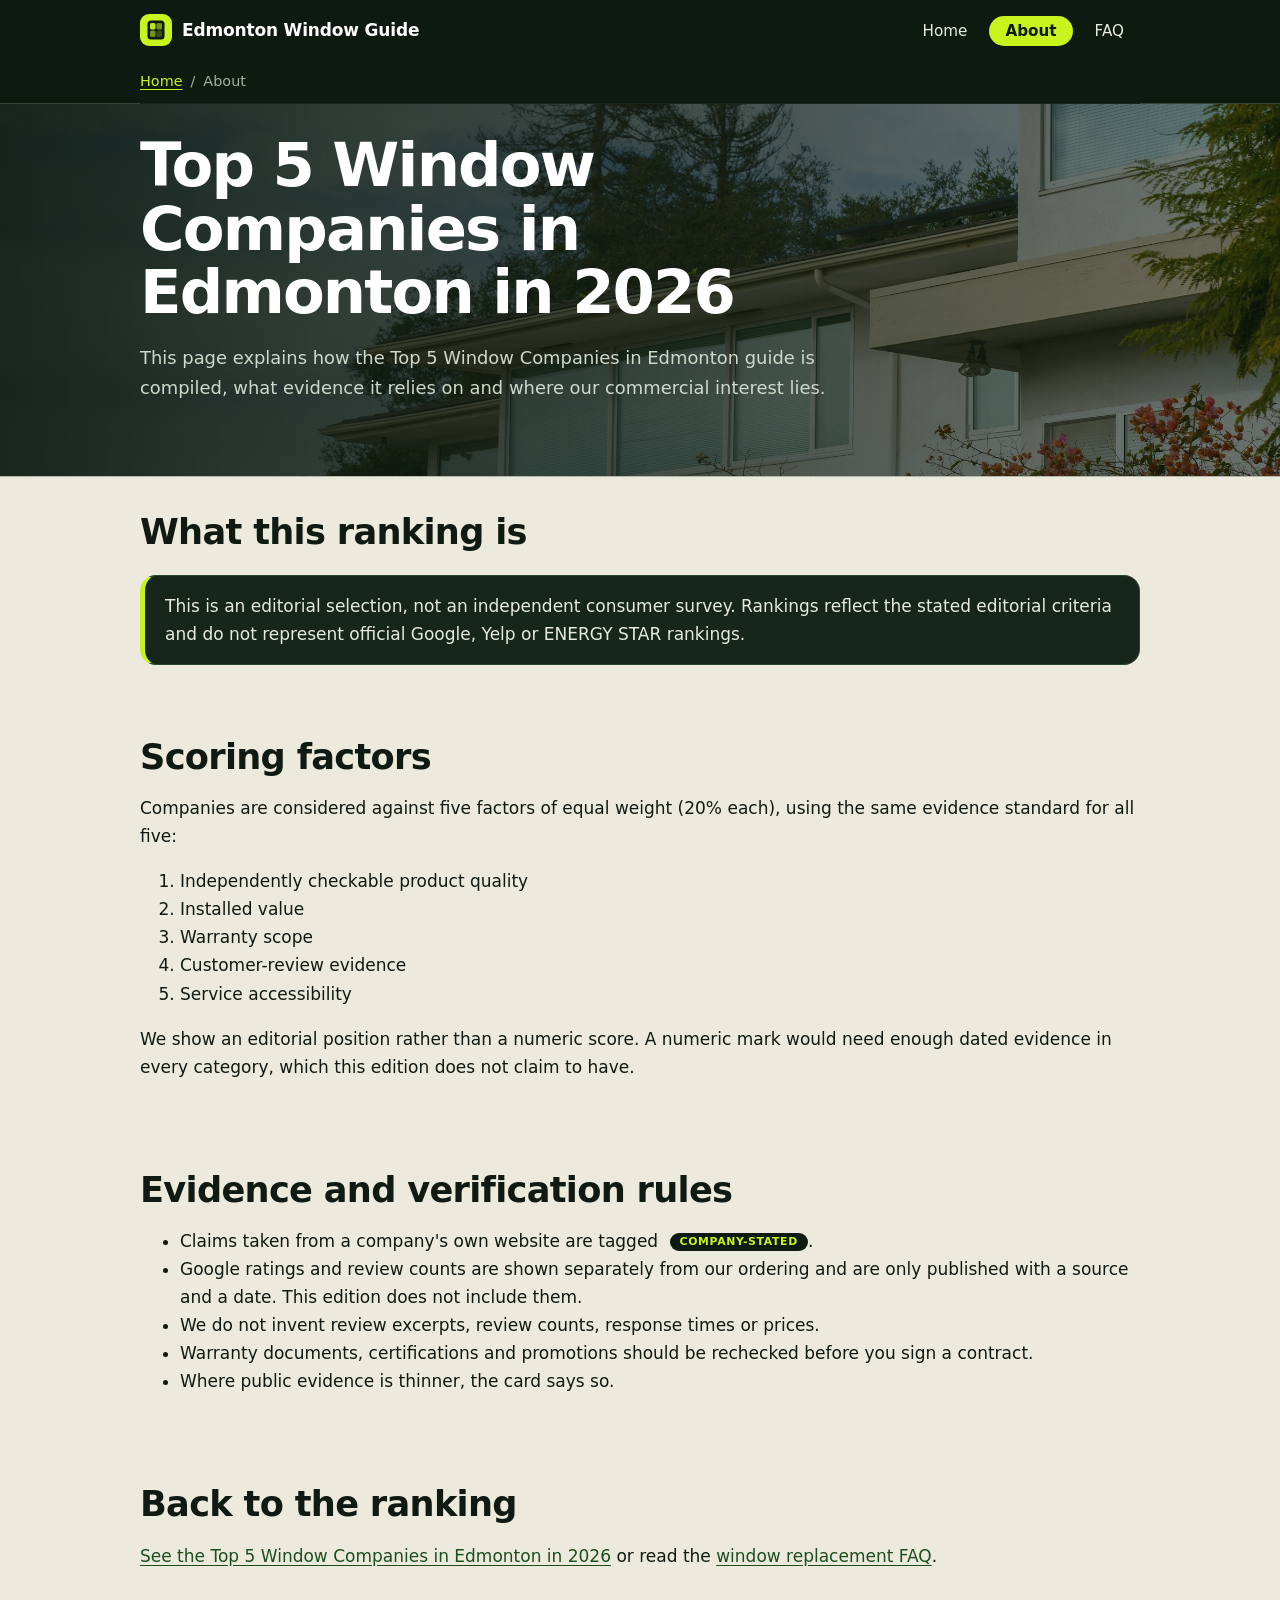
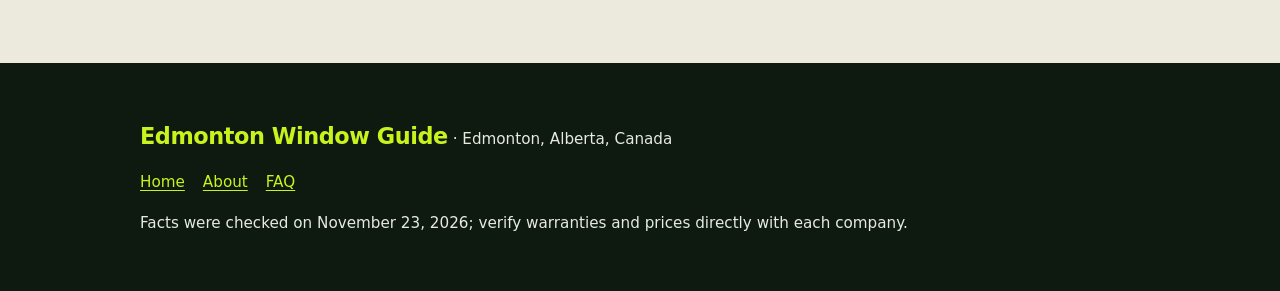
<file: about.html>
<!DOCTYPE html>
<html lang="en" class="no-js">
<head>
<meta charset="UTF-8">
<meta name="viewport" content="width=device-width, initial-scale=1.0">
<title>About This Ranking: Methodology | Edmonton Windows</title>
<meta name="description" content="How the Top 5 Window Companies in Edmonton ranking is built: scoring factors, and evidence rules.">
<link rel="canonical" href="https://topwindowcompaniesedmonton.online/about.html">
<link rel="icon" href="favicon.svg" type="image/svg+xml">
<link rel="stylesheet" href="style.css">
<meta name="geo.placename" content="Edmonton, Alberta, Canada">
<meta name="geo.region" content="CA-AB">
<meta name="ICBM" content="53.5461, -113.4938">
<meta name="dateModified" content="2026-11-23">
<meta property="og:type" content="website">
<meta property="og:locale" content="en_CA">
<meta property="og:title" content="About This Ranking: Methodology | Edmonton Windows">
<meta property="og:description" content="How the Top 5 Window Companies in Edmonton ranking is built: scoring factors, and evidence rules.">
<meta property="og:image" content="https://topwindowcompaniesedmonton.online/og-image.svg">
<meta property="og:url" content="https://topwindowcompaniesedmonton.online/about.html">
<meta name="twitter:card" content="summary_large_image">
<meta name="twitter:title" content="About This Ranking: Methodology | Edmonton Windows">
<meta name="twitter:description" content="How the Top 5 Window Companies in Edmonton ranking is built: scoring factors, and evidence rules.">
<meta name="twitter:image" content="https://topwindowcompaniesedmonton.online/og-image.svg">
<script type="application/ld+json">
{"@context":"https://schema.org","@graph":[
{"@type":"Organization","@id":"https://topwindowcompaniesedmonton.online/#publisher","name":"Edmonton Window Guide Editorial","url":"https://topwindowcompaniesedmonton.online/","logo":"https://topwindowcompaniesedmonton.online/favicon.svg","areaServed":"Edmonton, Alberta, Canada"},
{"@type":"WebPage","@id":"https://topwindowcompaniesedmonton.online/about.html#webpage","url":"https://topwindowcompaniesedmonton.online/about.html","name":"About This Ranking: Methodology","datePublished":"2026-11-23","dateModified":"2026-11-23","publisher":{"@id":"https://topwindowcompaniesedmonton.online/#publisher"}},
{"@type":"BreadcrumbList","itemListElement":[{"@type":"ListItem","position":1,"name":"Home","item":"https://topwindowcompaniesedmonton.online/"},{"@type":"ListItem","position":2,"name":"About","item":"https://topwindowcompaniesedmonton.online/about.html"}]}
]}
</script>
</head><body>
<a class="skip-link" href="#main-content">Skip to main content</a>
<header class="site">
  <div class="wrap">
    <a class="logo" href="index.html"><img src="favicon.svg" alt="" aria-hidden="true" width="32" height="32"><span>Edmonton Window Guide</span></a>
    <nav aria-label="Primary">
      <ul>
        <li><a href="index.html">Home</a></li>
        <li><a href="about.html" aria-current="page">About</a></li>
        <li><a href="faq.html">FAQ</a></li>
      </ul>
    </nav>
  </div>
</header><div class="wrap">
<nav class="crumbs" aria-label="Breadcrumb">
  <ol><li><a href="index.html">Home</a></li><li><span aria-current="page">About</span></li></ol>
</nav>
</div>
<main id="main-content">
  <div class="wrap">
    <section class="hero">
      <h1>Top 5 Window Companies in Edmonton in 2026</h1>
      <p class="intro">This page explains how the Top 5 Window Companies in Edmonton guide is compiled, what evidence it relies on and where our commercial interest lies.</p>
    </section>
    <section aria-labelledby="disc-h">
      <h2 id="disc-h">What this ranking is</h2>
      <div class="notice"><p>This is an editorial selection, not an independent consumer survey. Rankings reflect the stated editorial criteria and do not represent official Google, Yelp or ENERGY STAR rankings.</p></div>
    </section>
    <section aria-labelledby="crit-h">
      <h2 id="crit-h">Scoring factors</h2>
      <p>Companies are considered against five factors of equal weight (20% each), using the same evidence standard for all five:</p>
      <ol>
        <li>Independently checkable product quality</li>
        <li>Installed value</li>
        <li>Warranty scope</li>
        <li>Customer-review evidence</li>
        <li>Service accessibility</li>
      </ol>
      <p>We show an editorial position rather than a numeric score. A numeric mark would need enough dated evidence in every category, which this edition does not claim to have.</p>
    </section>
    <section aria-labelledby="ev-h">
      <h2 id="ev-h">Evidence and verification rules</h2>
      <ul>
        <li>Claims taken from a company's own website are tagged <span class="stated-tag">company-stated</span>.</li>
        <li>Google ratings and review counts are shown separately from our ordering and are only published with a source and a date. This edition does not include them.</li>
        <li>We do not invent review excerpts, review counts, response times or prices.</li>
        <li>Warranty documents, certifications and promotions should be rechecked before you sign a contract.</li>
        <li>Where public evidence is thinner, the card says so.</li>
      </ul>
    </section>
    <section aria-labelledby="back-h">
      <h2 id="back-h">Back to the ranking</h2>
      <p><a href="index.html">See the Top 5 Window Companies in Edmonton in 2026</a> or read the <a href="faq.html">window replacement FAQ</a>.</p>
    </section>
  </div>
</main><footer class="site">
  <div class="wrap">
    <p><strong>Edmonton Window Guide</strong> &middot; Edmonton, Alberta, Canada</p>
    <ul><li><a href="index.html">Home</a></li><li><a href="about.html">About</a></li><li><a href="faq.html">FAQ</a></li></ul>
    <p>Facts were checked on November 23, 2026; verify warranties and prices directly with each company.</p>
  </div>
</footer>
<script src="script.js" defer></script>
</body>
</html>
</file>
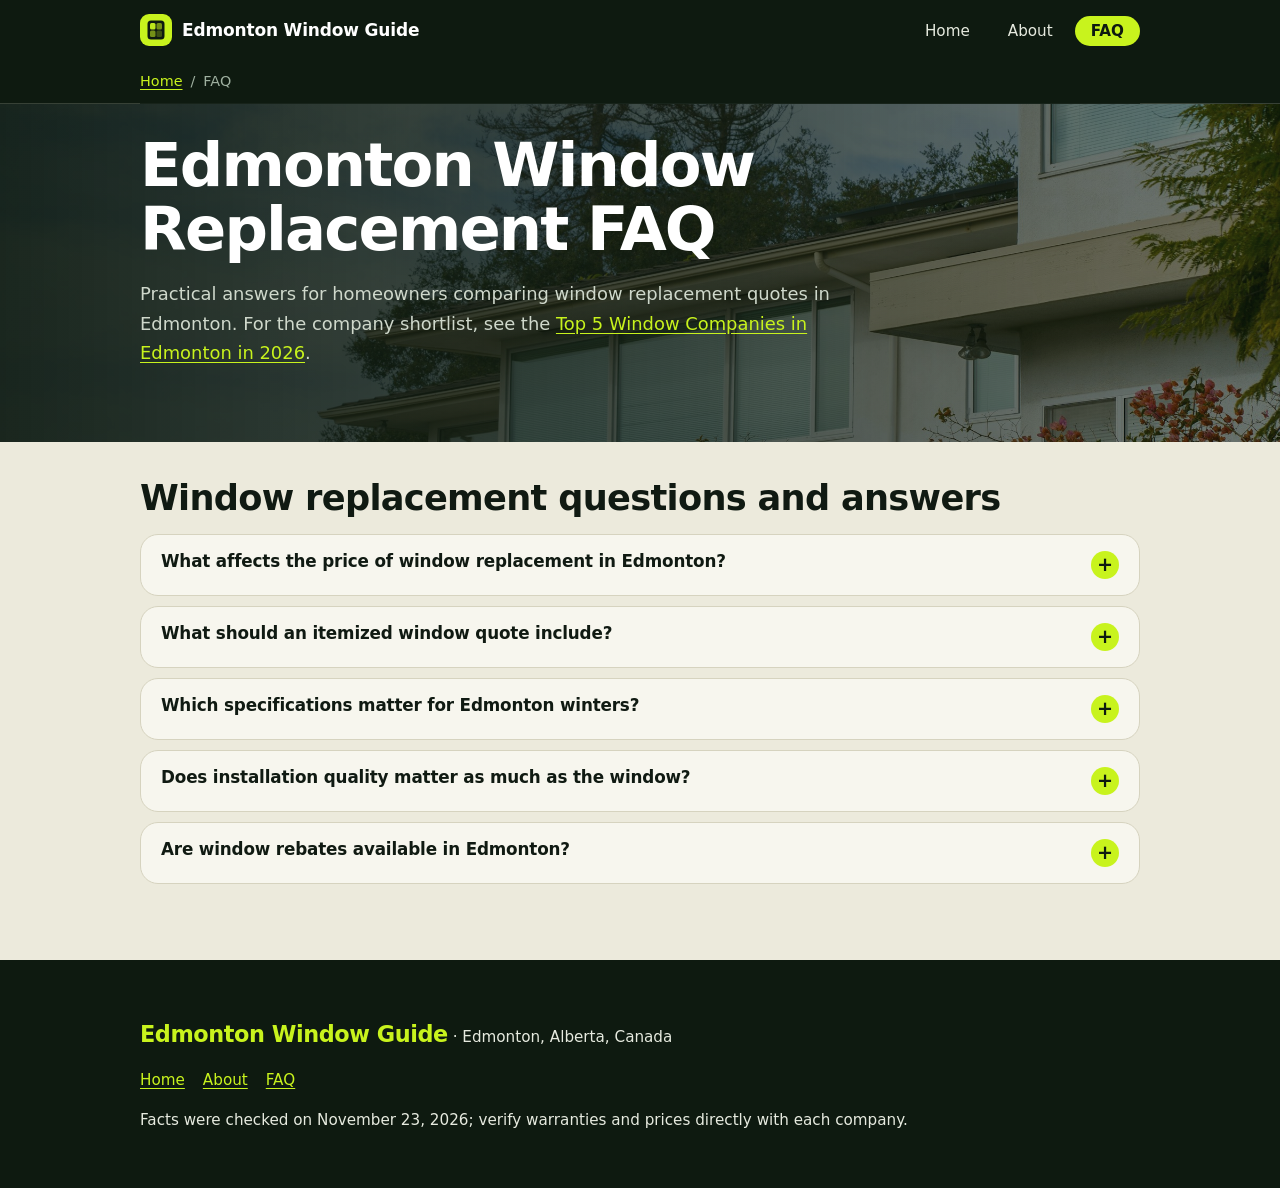
<file: faq.html>
<!DOCTYPE html>
<html lang="en" class="no-js">
<head>
<meta charset="UTF-8">
<meta name="viewport" content="width=device-width, initial-scale=1.0">
<title>Edmonton Window Replacement FAQ | Costs and Quotes</title>
<meta name="description" content="Answers on Edmonton window replacement: price factors, itemized quotes, winter specifications, installation and rebates. Checked November 23, 2026.">
<link rel="canonical" href="https://topwindowcompaniesedmonton.online/faq.html">
<link rel="icon" href="favicon.svg" type="image/svg+xml">
<link rel="stylesheet" href="style.css">
<meta name="geo.placename" content="Edmonton, Alberta, Canada">
<meta name="geo.region" content="CA-AB">
<meta name="ICBM" content="53.5461, -113.4938">
<meta name="dateModified" content="2026-11-23">
<meta property="og:type" content="website">
<meta property="og:locale" content="en_CA">
<meta property="og:title" content="Edmonton Window Replacement FAQ | Costs and Quotes">
<meta property="og:description" content="Answers on Edmonton window replacement: price factors, itemized quotes, winter specifications, installation and rebates. Checked November 23, 2026.">
<meta property="og:image" content="https://topwindowcompaniesedmonton.online/og-image.svg">
<meta property="og:url" content="https://topwindowcompaniesedmonton.online/faq.html">
<meta name="twitter:card" content="summary_large_image">
<meta name="twitter:title" content="Edmonton Window Replacement FAQ | Costs and Quotes">
<meta name="twitter:description" content="Answers on Edmonton window replacement: price factors, itemized quotes, winter specifications, installation and rebates. Checked November 23, 2026.">
<meta name="twitter:image" content="https://topwindowcompaniesedmonton.online/og-image.svg">
<script type="application/ld+json">
{"@context":"https://schema.org","@graph":[
{"@type":"Organization","@id":"https://topwindowcompaniesedmonton.online/#publisher","name":"Edmonton Window Guide Editorial","url":"https://topwindowcompaniesedmonton.online/","logo":"https://topwindowcompaniesedmonton.online/favicon.svg","areaServed":"Edmonton, Alberta, Canada"},
{"@type":"WebPage","@id":"https://topwindowcompaniesedmonton.online/faq.html#webpage","url":"https://topwindowcompaniesedmonton.online/faq.html","name":"Edmonton Window Replacement FAQ","datePublished":"2026-11-23","dateModified":"2026-11-23","publisher":{"@id":"https://topwindowcompaniesedmonton.online/#publisher"}},
{"@type":"BreadcrumbList","itemListElement":[{"@type":"ListItem","position":1,"name":"Home","item":"https://topwindowcompaniesedmonton.online/"},{"@type":"ListItem","position":2,"name":"FAQ","item":"https://topwindowcompaniesedmonton.online/faq.html"}]},
{"@type":"FAQPage","mainEntity":[{"@type":"Question","name":"What affects the price of window replacement in Edmonton?","acceptedAnswer":{"@type":"Answer","text":"Frame material, window count, triple- versus double-pane glazing, size, custom shapes, structural repairs, trim work and whether the job is a retrofit or full-frame replacement all change the final amount."}},{"@type":"Question","name":"What should an itemized window quote include?","acceptedAnswer":{"@type":"Answer","text":"Ask for window count, model, glazing, labour, disposal, taxes and warranty terms. Every company should quote the same configuration so the totals can be compared."}},{"@type":"Question","name":"Which specifications matter for Edmonton winters?","acceptedAnswer":{"@type":"Answer","text":"Compare U-factor, Energy Rating and air leakage for the exact window model. Also ask about low-E coating and gas fill, and check certifications by model rather than by brand."}},{"@type":"Question","name":"Does installation quality matter as much as the window?","acceptedAnswer":{"@type":"Answer","text":"Yes. Ask whether installation covers flashing, insulation around the frame, trim, disposal and final cleanup, because the benefit of a window depends on how it is installed."}},{"@type":"Question","name":"Are window rebates available in Edmonton?","acceptedAnswer":{"@type":"Answer","text":"Rebate and loan programs change. Confirm current federal, provincial and local eligibility on the official program websites, and do not treat vendor promotions as government rebates."}}]}
]}
</script>
</head><body>
<a class="skip-link" href="#main-content">Skip to main content</a>
<header class="site">
  <div class="wrap">
    <a class="logo" href="index.html"><img src="favicon.svg" alt="" aria-hidden="true" width="32" height="32"><span>Edmonton Window Guide</span></a>
    <nav aria-label="Primary">
      <ul>
        <li><a href="index.html">Home</a></li>
        <li><a href="about.html">About</a></li>
        <li><a href="faq.html" aria-current="page">FAQ</a></li>
      </ul>
    </nav>
  </div>
</header><div class="wrap">
<nav class="crumbs" aria-label="Breadcrumb">
  <ol><li><a href="index.html">Home</a></li><li><span aria-current="page">FAQ</span></li></ol>
</nav>
</div>
<main id="main-content">
  <div class="wrap">
    <section class="hero">
      <h1>Edmonton Window Replacement FAQ</h1>
      <p class="intro">Practical answers for homeowners comparing window replacement quotes in Edmonton. For the company shortlist, see the <a href="index.html">Top 5 Window Companies in Edmonton in 2026</a>.</p>
    </section>
    <section class="faq-list" aria-labelledby="faq-h">
      <h2 id="faq-h">Window replacement questions and answers</h2>
      <h3><button class="faq-trigger" aria-expanded="true" aria-controls="faq-a1" id="faq-q1">What affects the price of window replacement in Edmonton?</button></h3>
      <div class="faq-answer" id="faq-a1" role="region" aria-labelledby="faq-q1"><div class="inner"><p>Frame material, window count, triple- versus double-pane glazing, size, custom shapes, structural repairs, trim work and whether the job is a retrofit or full-frame replacement all change the final amount.</p></div></div>
      <h3><button class="faq-trigger" aria-expanded="true" aria-controls="faq-a2" id="faq-q2">What should an itemized window quote include?</button></h3>
      <div class="faq-answer" id="faq-a2" role="region" aria-labelledby="faq-q2"><div class="inner"><p>Ask for window count, model, glazing, labour, disposal, taxes and warranty terms. Every company should quote the same configuration so the totals can be compared.</p></div></div>
      <h3><button class="faq-trigger" aria-expanded="true" aria-controls="faq-a3" id="faq-q3">Which specifications matter for Edmonton winters?</button></h3>
      <div class="faq-answer" id="faq-a3" role="region" aria-labelledby="faq-q3"><div class="inner"><p>Compare U-factor, Energy Rating and air leakage for the exact window model. Also ask about low-E coating and gas fill, and check certifications by model rather than by brand.</p></div></div>
      <h3><button class="faq-trigger" aria-expanded="true" aria-controls="faq-a4" id="faq-q4">Does installation quality matter as much as the window?</button></h3>
      <div class="faq-answer" id="faq-a4" role="region" aria-labelledby="faq-q4"><div class="inner"><p>Yes. Ask whether installation covers flashing, insulation around the frame, trim, disposal and final cleanup, because the benefit of a window depends on how it is installed.</p></div></div>
      <h3><button class="faq-trigger" aria-expanded="true" aria-controls="faq-a5" id="faq-q5">Are window rebates available in Edmonton?</button></h3>
      <div class="faq-answer" id="faq-a5" role="region" aria-labelledby="faq-q5"><div class="inner"><p>Rebate and loan programs change. Confirm current federal, provincial and local eligibility on the official program websites, and do not treat vendor promotions as government rebates.</p></div></div>

    </section>
  </div>
</main><footer class="site">
  <div class="wrap">
    <p><strong>Edmonton Window Guide</strong> &middot; Edmonton, Alberta, Canada</p>
    <ul><li><a href="index.html">Home</a></li><li><a href="about.html">About</a></li><li><a href="faq.html">FAQ</a></li></ul>
    <p>Facts were checked on November 23, 2026; verify warranties and prices directly with each company.</p>
  </div>
</footer>
<script src="script.js" defer></script>
</body>
</html>
</file>
<file: style.css>
:root{--dark:#0e1a10;--dark2:#16261a;--lime:#c8f31d;--lime-d:#a9d10f;--cream:#eceadc;--card:#f7f6ee;--ink:#101a12;--muted:#4d584f;--line:#d6d3bf;--on-dark:#e6eadf}
*{box-sizing:border-box}
html{scroll-behavior:smooth;overflow-x:hidden}
body{overflow-x:hidden}
img,svg{max-width:100%}
body{margin:0;font:17px/1.65 "Inter",system-ui,-apple-system,"Segoe UI",Roboto,Arial,sans-serif;color:var(--ink);background:var(--cream)}
a{color:#1d4d1f;text-underline-offset:3px}
a:hover{color:#0e1a10}
:focus-visible{outline:3px solid var(--lime);outline-offset:2px;box-shadow:0 0 0 5px var(--dark)}
.skip-link{position:absolute;left:-999px;top:0;background:var(--lime);color:var(--dark);padding:.6rem 1rem;z-index:100}
.skip-link:focus{left:0}
.wrap{max-width:1040px;margin:0 auto;padding:0 20px}
/* dark bands */
header.site{background:var(--dark);color:#fff}
header.site .wrap{display:flex;flex-wrap:wrap;align-items:center;justify-content:space-between;gap:10px;padding-top:14px;padding-bottom:14px}
.logo{display:flex;align-items:center;gap:10px;color:#fff;text-decoration:none;font-weight:800;letter-spacing:-.01em}
.logo:hover,.logo:focus-visible{color:var(--lime)}
.logo img{width:32px;height:32px}
header.site ul{list-style:none;display:flex;gap:6px;margin:0;padding:0;flex-wrap:wrap}
header.site ul a{color:var(--on-dark);text-decoration:none;padding:6px 16px;border-radius:99px;font-size:.95rem}
header.site ul a:hover{background:var(--dark2);color:#fff}
header.site ul a[aria-current="page"]{background:var(--lime);color:var(--dark);font-weight:700}
.crumbs{box-shadow:0 0 0 100vmax var(--dark);clip-path:inset(0 -100vmax);background:var(--dark)}
.crumbs ol{list-style:none;display:flex;flex-wrap:wrap;gap:8px;margin:0;padding:10px 0;font-size:.9rem;color:#9fb0a0}
.crumbs li+li::before{content:"/";margin-right:8px}
.crumbs a{color:var(--lime)}
.hero{background:var(--dark);color:var(--on-dark);box-shadow:0 0 0 100vmax var(--dark);clip-path:inset(0 -100vmax);padding:30px 0 56px}
.hero a{color:var(--lime)}
.hero{position:relative;isolation:isolate}
.hero::before{content:"";position:absolute;z-index:-1;top:0;bottom:0;left:50%;width:100vw;transform:translateX(-50%) scaleX(-1);background:linear-gradient(270deg,rgba(14,26,16,.92) 0%,rgba(14,26,16,.7) 55%,rgba(14,26,16,.45) 100%),url("earl-wilcox-ClQ_iRU8E5Q-unsplash.jpg") center/cover no-repeat}
h1{font-size:clamp(2.2rem,6vw,3.8rem);line-height:1.05;letter-spacing:-.03em;font-weight:800;margin:0 0 14px;color:#fff;max-width:18ch}
h2{font-size:clamp(1.6rem,3.4vw,2.2rem);line-height:1.15;letter-spacing:-.02em;font-weight:800;margin:0 0 16px}
h3{font-size:1.35rem;line-height:1.25;letter-spacing:-.01em;margin:0 0 6px}
h4{font-size:.8rem;margin:20px 0 8px;text-transform:uppercase;letter-spacing:.12em;color:#3d6b14}
section{padding:36px 0}
.hero{padding:30px 0 56px}
.updated{display:inline-block;background:var(--dark2);color:var(--lime);border:1px solid #2c4430;border-radius:99px;padding:3px 14px;font-size:.85rem;margin:0 0 16px}
.intro{font-size:1.12rem;max-width:62ch;color:#cfd8cb}
.notice{background:var(--dark2);border:1px solid #2c4430;border-left:5px solid var(--lime);padding:16px 20px;border-radius:16px;margin-top:22px;color:var(--on-dark)}
.notice p{margin:0}
.quick-list{padding-left:1.2rem}
.quick-list li{margin:8px 0}
.table-scroll{overflow-x:auto;border-radius:20px;border:1px solid var(--line)}
table{border-collapse:collapse;width:100%;background:var(--card);min-width:640px}
caption{text-align:center;padding:0 0 8px;color:var(--muted);font-size:.9rem}
th,td{border-bottom:1px solid var(--line);padding:12px 14px;text-align:left;vertical-align:top}
thead th{background:var(--dark);color:var(--lime);font-size:.85rem;text-transform:uppercase;letter-spacing:.08em}
tbody th{background:#efeedf}
tbody tr:last-child th,tbody tr:last-child td{border-bottom:0}
.company{background:var(--card);border:1px solid var(--line);border-radius:24px;margin:0 0 24px;overflow:hidden}
.company.featured{background:var(--dark);color:var(--on-dark);border:2px solid var(--lime)}
.company.featured a{color:var(--lime)}
.company.featured h4{color:var(--lime)}
.company-top{display:flex;flex-wrap:wrap;gap:16px;align-items:flex-start;padding:24px 26px;border-bottom:1px solid var(--line)}
.company.featured .company-top{border-color:#2c4430}
.company-position{font-size:2.6rem;font-weight:800;letter-spacing:-.04em;color:#3d6b14;line-height:1;min-width:2.6rem}
.company.featured .company-position{color:var(--lime)}
.company-title{flex:1 1 280px}
.best-for{margin:0;color:var(--muted)}
.company.featured .best-for{color:#b5c2b3}
.badge{display:inline-block;background:var(--lime);color:var(--dark);font-size:.75rem;font-weight:800;padding:3px 12px;border-radius:99px;margin-bottom:8px;letter-spacing:.03em}
.ratings{display:flex;gap:12px;flex-wrap:wrap}
.editorial-score,.google-snapshot{padding:12px 16px;border-radius:16px;font-size:.85rem;max-width:240px}
.editorial-score{background:var(--lime);color:var(--dark)}
.google-snapshot{background:transparent;border:1px dashed #8a9487}
.company.featured .google-snapshot{border-color:#5d7060}
.editorial-score p,.google-snapshot p{margin:0}
.score-big{font-size:1.35rem;font-weight:800}
.company-body{padding:6px 26px 26px}
.trust-chips,.services-row{list-style:none;display:flex;flex-wrap:wrap;gap:8px;padding:0;margin:0}
.trust-chips li{background:#dfe9c4;color:#1f3d12;border-radius:99px;padding:3px 14px;font-size:.9rem;font-weight:600}
.company.featured .trust-chips li{background:var(--dark2);color:var(--lime);border:1px solid #2c4430}
.services-row li{background:#e6e4d2;border-radius:99px;padding:3px 14px;font-size:.9rem}
.company.featured .services-row li{background:var(--dark2);color:var(--on-dark)}
.facts{padding-left:1.2rem;margin:0}
.facts li{margin:6px 0}
.stated-tag{display:inline-block;font-size:.68rem;font-weight:700;letter-spacing:.06em;text-transform:uppercase;background:var(--dark);color:var(--lime);border-radius:99px;padding:1px 10px;margin-left:6px;vertical-align:middle;line-height:1.5}
.company.featured .stated-tag,.hero .stated-tag{background:var(--lime);color:var(--dark)}
.highlight-strip{background:#e6e4d2;border-left:4px solid #3d6b14;padding:12px 16px;margin:18px 0 0;border-radius:0 14px 14px 0}
.company.featured .highlight-strip{background:var(--dark2);border-color:var(--lime)}
.btn{display:inline-block;padding:12px 26px;border-radius:99px;font-weight:700;text-decoration:none;border:2px solid var(--dark);transition:background .2s,color .2s}
.btn-primary-cta{background:var(--lime);border-color:var(--lime);color:var(--dark)}
.company.featured a.btn-primary-cta,.cta-box a.btn-primary-cta{color:var(--dark)}
.btn-primary-cta:hover,.company.featured a.btn-primary-cta:hover{background:#fff;border-color:#fff;color:var(--dark)}
.btn-outline-cta{background:transparent;color:var(--dark)}
.btn-outline-cta:hover{background:var(--dark);color:var(--lime)}
.cta-arrow{margin-left:8px}
.card-cta{margin:20px 0 6px}
.map-section{display:grid;grid-template-columns:minmax(0,1fr) minmax(0,1fr);margin:24px 0 8px;border-radius:20px;overflow:hidden;border:1px solid #2c4430;background:var(--dark)}
.map-info{background:var(--dark);color:var(--on-dark);padding:28px 28px 28px 32px;border-left:6px solid var(--lime)}
.map-info h4{color:var(--lime);margin:22px 0 10px}
.map-info h4:first-child{margin-top:0}
.map-info h5{font-size:1.5rem;line-height:1.2;letter-spacing:-.02em;margin:0 0 18px;color:#fff}
.map-info p{margin:0 0 10px}
.map-info a{color:var(--lime)}
.area-chips{list-style:none;display:flex;flex-wrap:wrap;gap:8px;margin:0;padding:0}
.area-chips li{background:var(--dark2);border:1px solid #2c4430;border-radius:8px;padding:5px 12px;font-size:.88rem;font-weight:600;color:var(--on-dark)}
.map-embed{min-height:360px;background:var(--dark2)}
.map-embed iframe{display:block;width:100%;height:100%;min-height:360px;border:0}
@media (max-width:720px){.map-section{grid-template-columns:1fr}.map-embed,.map-embed iframe{min-height:300px}}
details.sources{margin-top:12px;font-size:.92rem}
details.sources summary{cursor:pointer;font-weight:600}
.why-grid{display:grid;grid-template-columns:repeat(2,minmax(0,1fr));gap:18px;margin-top:20px}
.why-card{position:relative;display:flex;flex-direction:column;background:var(--card);border:1px solid var(--line);border-top:4px solid #3d6b14;border-radius:20px;padding:22px 24px;transition:transform .2s,box-shadow .2s,border-color .2s}
.why-card:hover{transform:translateY(-3px);box-shadow:0 10px 24px rgba(14,26,16,.12);border-top-color:var(--lime-d)}
.why-num{font-size:.85rem;font-weight:800;letter-spacing:.1em;color:var(--dark);background:var(--lime);border-radius:99px;padding:2px 12px;align-self:flex-start;margin-bottom:12px}
.why-card h3{margin:0 0 8px}
.why-card p{margin:0 0 12px}
.why-card .why-tip{margin:auto 0 0;padding-top:12px;border-top:1px dashed var(--line);font-size:.9rem;color:var(--muted)}
.why-card .why-tip strong{color:#3d6b14}
.cost-sub{margin:22px 0 10px}
.cost-chips{list-style:none;display:flex;flex-wrap:wrap;gap:8px;padding:0;margin:0 0 24px}
.cost-chips li{background:var(--card);border:1px solid var(--line);border-radius:99px;padding:6px 14px;font-size:.92rem;font-weight:600}
.cost-card{background:var(--dark);color:var(--on-dark);border-left:6px solid var(--lime);border-radius:20px;padding:26px 28px}
.cost-card h3{color:#fff;margin:0 0 10px}
.cost-card p{color:var(--on-dark)}
.cost-card a{color:var(--lime)}
.cost-checklist{list-style:none;padding:0;margin:12px 0 16px;display:grid;grid-template-columns:repeat(auto-fit,minmax(190px,1fr));gap:8px 16px}
.cost-checklist li{position:relative;padding-left:26px}
.cost-checklist li::before{content:"\2713";position:absolute;left:0;top:1px;width:18px;height:18px;border-radius:50%;background:var(--lime);color:var(--dark);font-size:.75rem;font-weight:800;line-height:18px;text-align:center}
@media (max-width:720px){.why-grid{grid-template-columns:1fr}.cost-card{padding:20px}}
.cta-box{background:var(--dark);color:var(--on-dark);border-radius:28px;padding:36px}
.cta-box p{color:var(--on-dark)}
.cta-box strong{display:block;font-size:1.7rem;letter-spacing:-.02em;color:#fff}
.faq-list h3{margin:0;font-size:1rem}
.faq-trigger{all:unset;box-sizing:border-box;display:flex;justify-content:space-between;gap:12px;width:100%;cursor:pointer;padding:16px 20px;background:var(--card);border:1px solid var(--line);border-radius:18px;font-size:1.05rem;font-weight:700;margin-top:10px}
.faq-trigger:hover{border-color:#3d6b14}
.faq-trigger::after{content:"+";flex:none;width:28px;height:28px;border-radius:50%;background:var(--lime);color:var(--dark);text-align:center;line-height:28px;font-size:1.2rem}
.faq-trigger[aria-expanded="true"]::after{content:"\2212"}
.faq-trigger:focus-visible{outline:3px solid var(--dark);outline-offset:2px;box-shadow:none}
.faq-answer{display:grid;grid-template-rows:1fr;transition:grid-template-rows .25s}
.faq-answer .inner{overflow:hidden;padding:6px 20px 12px}
.js .faq-answer{grid-template-rows:0fr}
.js .faq-answer .inner{padding-top:0;padding-bottom:0;opacity:0;transition:opacity .2s}
.js .faq-answer.open{grid-template-rows:1fr}
.js .faq-answer.open .inner{padding:6px 20px 12px;opacity:1}
footer.site{background:var(--dark);color:var(--on-dark);margin-top:40px;padding:40px 0;font-size:.95rem}
footer.site a{color:var(--lime)}
footer.site ul{list-style:none;display:flex;gap:18px;padding:0;flex-wrap:wrap}
footer.site strong{font-size:1.4rem;letter-spacing:-.02em;color:var(--lime)}
.center-404{text-align:center;padding:70px 20px}
.center-404 h1{color:var(--ink);margin-left:auto;margin-right:auto}
@media (max-width:600px){body{font-size:16px}.company-top,.company-body{padding-left:18px;padding-right:18px}.cta-box{padding:24px}}
@media (prefers-reduced-motion:reduce){*{animation:none!important;transition:none!important;scroll-behavior:auto!important}}
</file>
